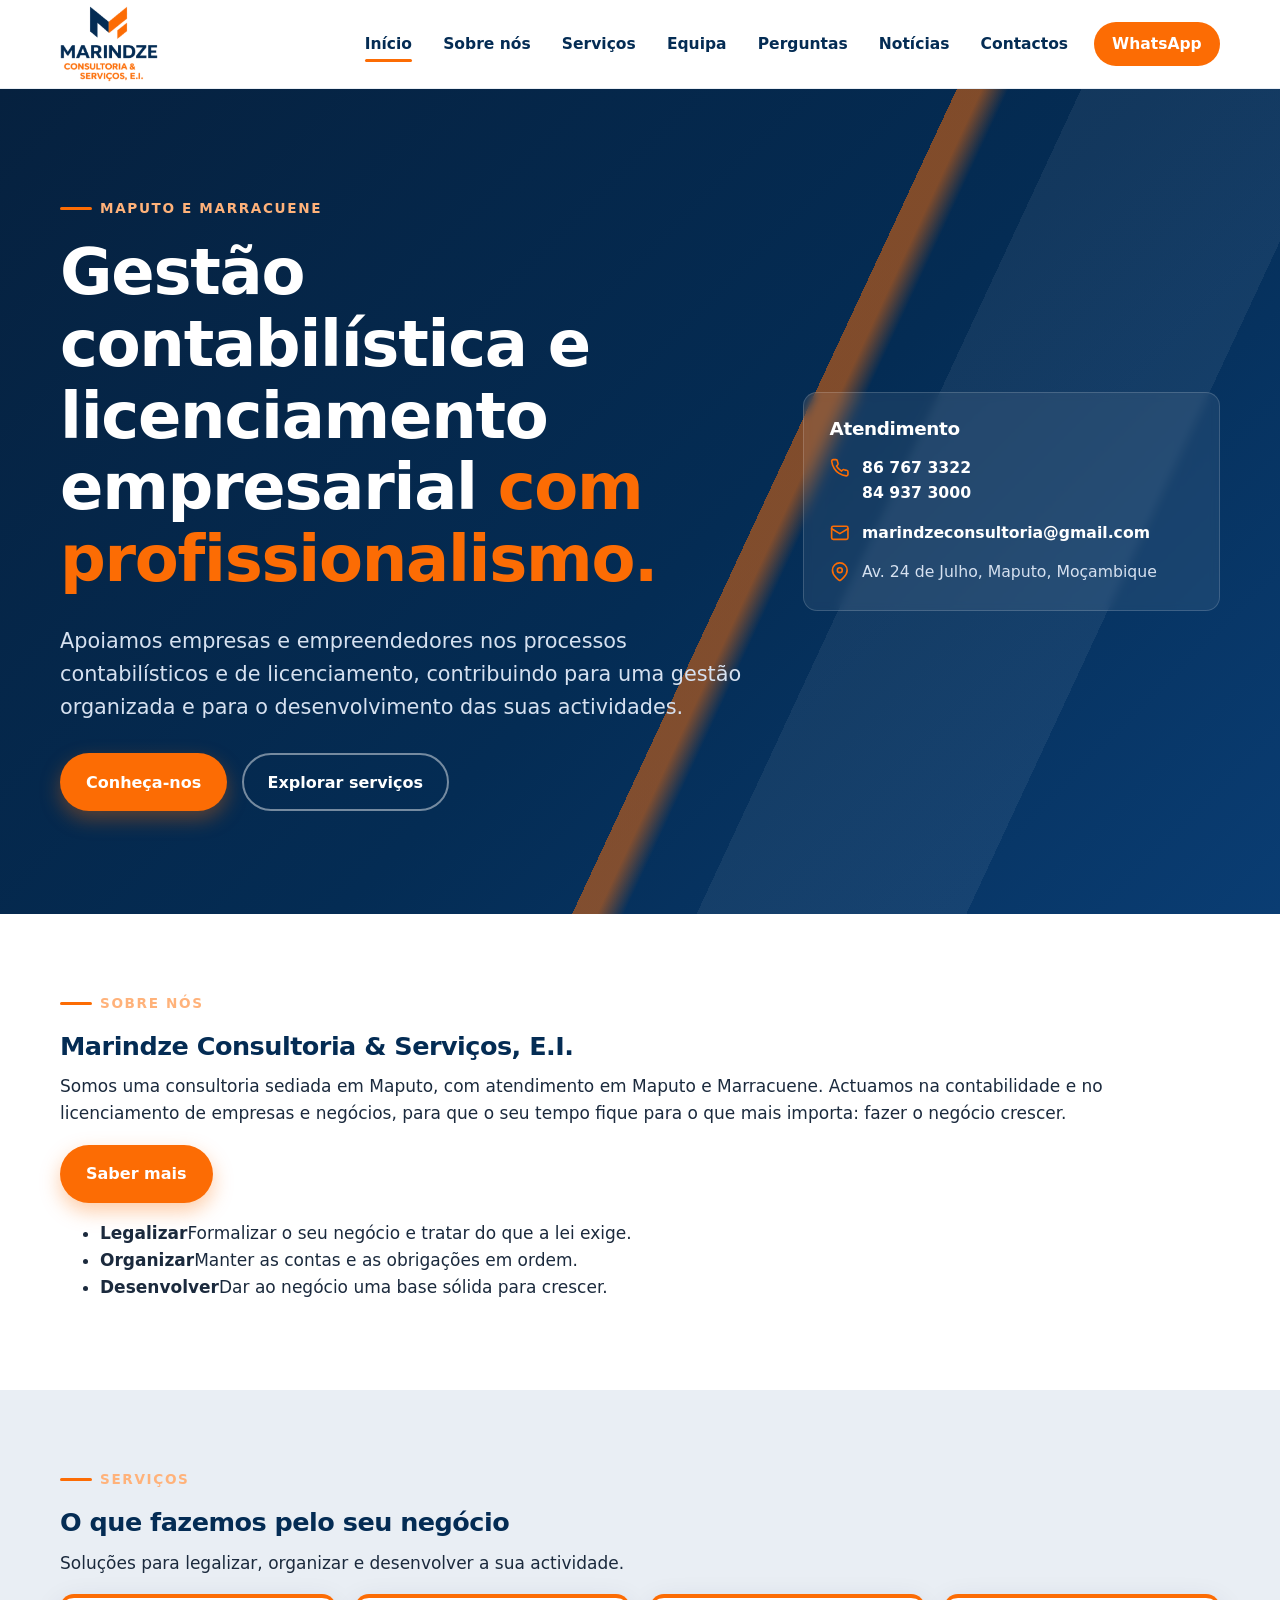
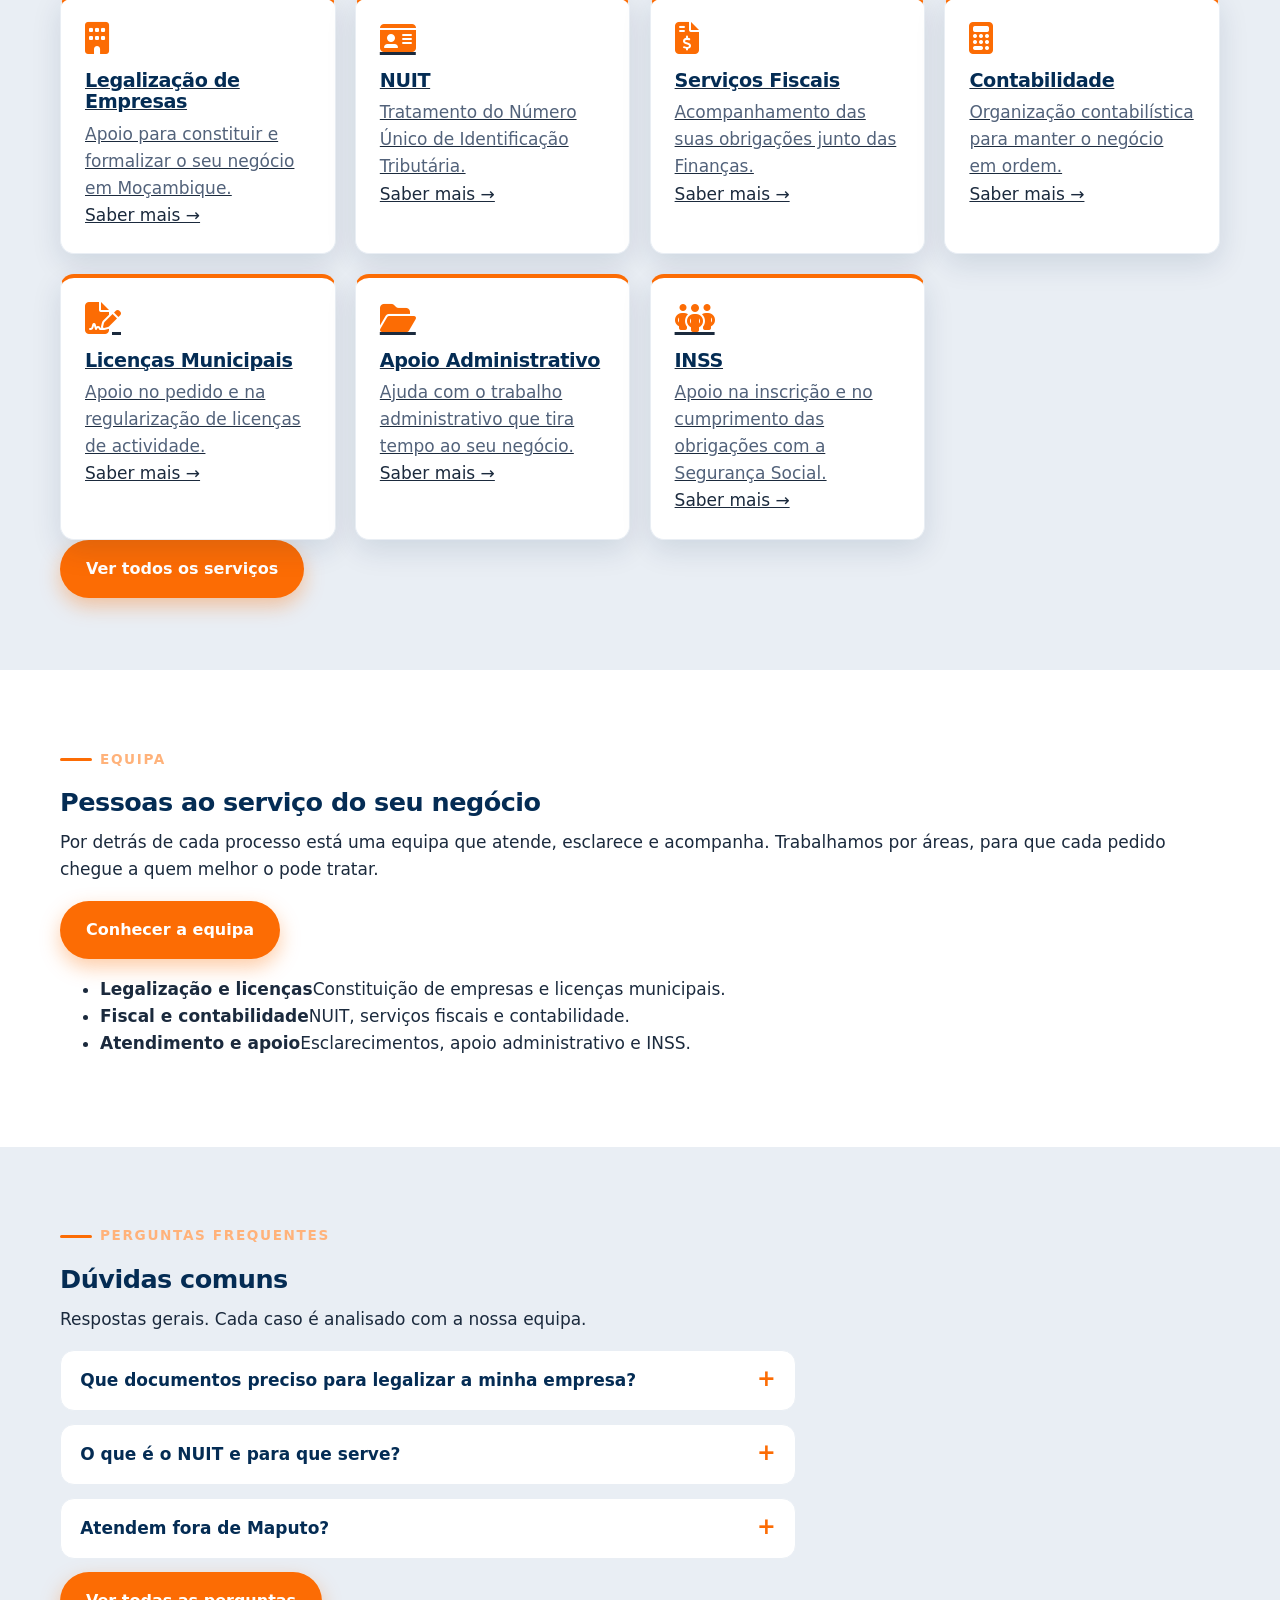
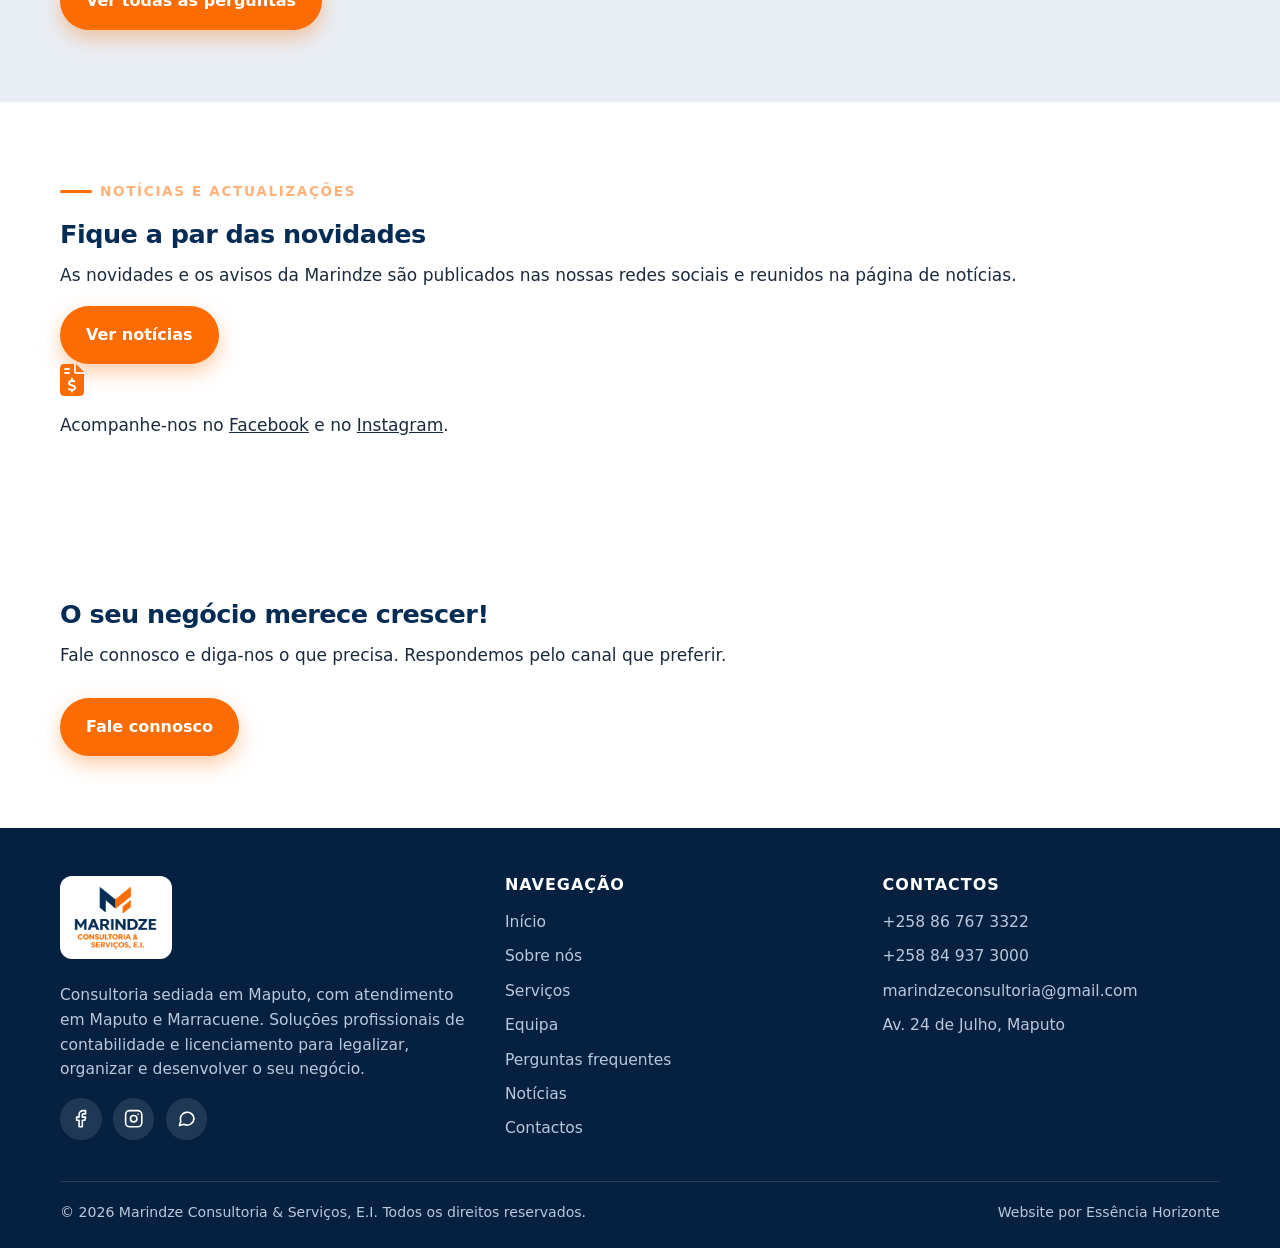
<file: index.html>
<!DOCTYPE html>
<html lang="pt-MZ">
<head>
<meta charset="utf-8">
<meta name="viewport" content="width=device-width, initial-scale=1">
<title>Marindze Consultoria &amp; Serviços, E.I. | Legalização, contabilidade e serviços fiscais em Maputo</title>
<meta name="description" content="Soluções profissionais para legalizar, organizar e desenvolver o seu negócio. Legalização de empresas, NUIT, serviços fiscais, contabilidade, licenças e INSS em Maputo e Marracuene.">
<meta name="theme-color" content="#042C54">
<meta property="og:title" content="Marindze Consultoria &amp; Serviços, E.I.">
<meta property="og:description" content="O seu negócio merece crescer! Soluções profissionais para legalizar, organizar e desenvolver o seu negócio.">
<meta property="og:type" content="website">
<meta property="og:image" content="assets/marindze-logo.png">
<link rel="icon" type="image/png" href="assets/marinbdze-logo-sm.png">
<link rel="stylesheet" href="css/style.css">
<link rel="stylesheet" href="css/animations.css">
<link rel="stylesheet" href="css/responsive.css">
<link rel="stylesheet" href="https://cdnjs.cloudflare.com/ajax/libs/font-awesome/6.7.2/css/all.min.css">
<style>
.service-icon { display:block; color:#FC6C04; font-size:2rem; margin-bottom:1rem; }
</style>
<script type="application/ld+json">{"@context": "https://schema.org", "@type": "ProfessionalService", "name": "Marindze Consultoria & Serviços, E.I.", "description": "Soluções profissionais para legalizar, organizar e desenvolver o seu negócio.", "telephone": ["+258866373000", "+258849373000"], "email": "marindzeconsultoria@gmail.com", "address": {"@type": "PostalAddress", "streetAddress": "Av. 24 de Julho", "addressLocality": "Maputo", "addressCountry": "MZ"}, "areaServed": ["Maputo", "Marracuene"], "sameAs": ["https://www.facebook.com/profile.php?id=61587046822420", "https://www.instagram.com/marindze_consultoria_e_servico"]}</script>
</head>
<body>
<svg width="0" height="0" style="position:absolute" aria-hidden="true">
  <symbol id="i-chat" viewBox="0 0 24 24"><path d="M21 11.5a8.4 8.4 0 0 1-12.4 7.4L3 20.5l1.7-5.4A8.4 8.4 0 1 1 21 11.5z"/></symbol>
  <symbol id="i-phone" viewBox="0 0 24 24"><path d="M22 16.9v3a2 2 0 0 1-2.2 2 19.8 19.8 0 0 1-8.6-3.1 19.5 19.5 0 0 1-6-6A19.8 19.8 0 0 1 2.1 4.2 2 2 0 0 1 4.1 2h3a2 2 0 0 1 2 1.7c.1 1 .4 1.9.7 2.8a2 2 0 0 1-.5 2.1L8 10a16 16 0 0 0 6 6l1.4-1.3a2 2 0 0 1 2.1-.4c.9.3 1.8.6 2.8.7a2 2 0 0 1 1.7 2z"/></symbol>
  <symbol id="i-mail" viewBox="0 0 24 24"><rect x="2" y="4" width="20" height="16" rx="2"/><path d="m22 7-10 6L2 7"/></symbol>
  <symbol id="i-pin" viewBox="0 0 24 24"><path d="M21 10c0 7-9 13-9 13S3 17 3 10a9 9 0 0 1 18 0z"/><circle cx="12" cy="10" r="3"/></symbol>
  <symbol id="i-fb" viewBox="0 0 24 24"><path d="M18 2h-3a5 5 0 0 0-5 5v3H7v4h3v8h4v-8h3l1-4h-4V7a1 1 0 0 1 1-1h3z"/></symbol>
  <symbol id="i-ig" viewBox="0 0 24 24"><rect x="2" y="2" width="20" height="20" rx="5"/><circle cx="12" cy="12" r="4"/><path d="M17.5 6.5h.01"/></symbol>
  <symbol id="i-menu" viewBox="0 0 24 24"><path d="M3 6h18M3 12h18M3 18h18"/></symbol>
  <symbol id="i-close" viewBox="0 0 24 24"><path d="M18 6 6 18M6 6l12 12"/></symbol>
</svg>

<a class="skip" href="#conteudo">Saltar para o conteúdo</a>

<header class="site-header">
  <div class="container">
    <a class="brand" href="index.html" aria-label="Marindze Consultoria &amp; Serviços — página inicial">
      <span class="logo-shine" id="logo">
        <img src="assets/marindze-logo.png" alt="Marindze Consultoria &amp; Serviços, E.I." width="1271" height="982">
        <span class="shine s1"></span><span class="shine s2"></span><span class="shine s3"></span>
      </span>
    </a>
    <button class="menu-toggle" id="menu-toggle" aria-expanded="false" aria-controls="primary-nav" aria-label="Abrir menu">
      <svg class="icon"><use href="#i-menu"/></svg>
    </button>
    <nav class="primary-nav" id="primary-nav" aria-label="Navegação principal">
      <ul class="nav-list">
        <li><a href="index.html" aria-current="page">Início</a></li>
        <li><a href="pages/sobre.html">Sobre nós</a></li>
        <li><a href="pages/servicos.html">Serviços</a></li>
        <li><a href="pages/equipa.html">Equipa</a></li>
        <li><a href="pages/perguntas-frequentes.html">Perguntas</a></li>
        <li><a href="pages/noticias.html">Notícias</a></li>
        <li><a href="pages/contactos.html">Contactos</a></li>
        <li class="nav-cta"><a href="https://wa.me/message/AMBF2MLSEKKYH1" target="_blank" rel="noopener">WhatsApp</a></li>
      </ul>
    </nav>
  </div>
</header>

<main id="conteudo">
  <svg width="0" height="0" style="position:absolute" aria-hidden="true"><symbol id="s-leg" viewBox="0 0 24 24"><path d="M4 21V7l8-4 8 4v14M9 21v-5h6v5M8 10h2M14 10h2"/></symbol><symbol id="s-nuit" viewBox="0 0 24 24"><rect x="3" y="5" width="18" height="14" rx="2"/><circle cx="9" cy="12" r="2"/><path d="M14 10h4M14 14h4M6.5 16c.5-1.2 1.5-1.8 2.5-1.8s2 .6 2.5 1.8"/></symbol><symbol id="s-fis" viewBox="0 0 24 24"><path d="M14 3H7a2 2 0 0 0-2 2v14a2 2 0 0 0 2 2h10a2 2 0 0 0 2-2V8z"/><path d="M14 3v5h5M9 13h6M9 17h6"/></symbol><symbol id="s-con" viewBox="0 0 24 24"><rect x="5" y="3" width="14" height="18" rx="2"/><path d="M8 7h8M8 12h.01M12 12h.01M16 12h.01M8 16h.01M12 16h.01M16 16h.01"/></symbol><symbol id="s-lic" viewBox="0 0 24 24"><path d="M12 3l2.2 1.6 2.7-.1.9 2.6 2.2 1.6-.8 2.6.8 2.6-2.2 1.6-.9 2.6-2.7-.1L12 21l-2.2-1.6-2.7.1-.9-2.6-2.2-1.6.8-2.6-.8-2.6 2.2-1.6.9-2.6 2.7.1z"/><path d="M9 12l2 2 4-4"/></symbol><symbol id="s-adm" viewBox="0 0 24 24"><path d="M3 7a2 2 0 0 1 2-2h4l2 2h8a2 2 0 0 1 2 2v8a2 2 0 0 1-2 2H5a2 2 0 0 1-2-2z"/></symbol><symbol id="s-inss" viewBox="0 0 24 24"><path d="M12 3l8 3v6c0 4.5-3.2 8-8 9-4.8-1-8-4.5-8-9V6z"/><path d="M9 12l2 2 4-4"/></symbol></svg>
  <section class="hero">
    <div class="container">
      <div class="reveal">
        <span class="eyebrow">Maputo e Marracuene</span>
        <h1>Gestão contabilística e licenciamento empresarial <em>com profissionalismo.</em></h1>
        <p class="lead">Apoiamos empresas e empreendedores nos processos contabilísticos e de licenciamento, contribuindo para uma gestão organizada e para o desenvolvimento das suas actividades.</p>
        <div class="hero-actions">
          <a class="btn btn-primary" href="pages/sobre.html">Conheça-nos</a>
          <a class="btn btn-ghost" href="pages/servicos.html">Explorar serviços</a>
        </div>
      </div>
      <aside class="contact-card reveal" aria-labelledby="atend">
        <h2 id="atend">Atendimento</h2>
        <ul>
          <li><svg class="icon"><use href="#i-phone"/></svg><span><a href="tel:+258867673322"> 86 767 3322</a><br><a href="tel:+258849373000">84 937 3000</a></span></li>
          <li><svg class="icon"><use href="#i-mail"/></svg><a href="mailto:marindzeconsultoria@gmail.com">marindzeconsultoria@gmail.com</a></li>
          <li><svg class="icon"><use href="#i-pin"/></svg><span>Av. 24 de Julho, Maputo, Moçambique</span></li>
        </ul>
      </aside>
    </div>
  </section>

  <section class="section" id="empresa">
    <div class="container split">
      <div class="reveal">
        <span class="eyebrow eyebrow-dark">Sobre nós</span>
        <h2>Marindze Consultoria &amp; Serviços, E.I.</h2>
        <p>Somos uma consultoria sediada em Maputo, com atendimento em Maputo e Marracuene. Actuamos na contabilidade e no licenciamento de empresas e negócios, para que o seu tempo fique para o que mais importa: fazer o negócio crescer.</p>
        <a class="btn btn-primary" href="pages/sobre.html">Saber mais</a>
      </div>
      <ul class="pillars reveal">
        <li><strong>Legalizar</strong><span>Formalizar o seu negócio e tratar do que a lei exige.</span></li>
        <li><strong>Organizar</strong><span>Manter as contas e as obrigações em ordem.</span></li>
        <li><strong>Desenvolver</strong><span>Dar ao negócio uma base sólida para crescer.</span></li>
      </ul>
    </div>
  </section>

  <section class="section section-alt" id="servicos">
    <div class="container">
      <div class="section-head reveal"><span class="eyebrow eyebrow-dark">Serviços</span><h2>O que fazemos pelo seu negócio</h2><p>Soluções para legalizar, organizar e desenvolver a sua actividade.</p></div>
      <div class="cards reveal"><a class="card card-link" href="pages/servicos.html#legalizacao"><i class="fa-solid fa-building service-icon" aria-hidden="true"></i><h3>Legalização de Empresas</h3><p>Apoio para constituir e formalizar o seu negócio em Moçambique.</p><span class="more">Saber mais →</span></a><a class="card card-link" href="pages/servicos.html#nuit"><i class="fa-solid fa-id-card service-icon" aria-hidden="true"></i><h3>NUIT</h3><p>Tratamento do Número Único de Identificação Tributária.</p><span class="more">Saber mais →</span></a><a class="card card-link" href="pages/servicos.html#fiscais"><i class="fa-solid fa-file-invoice-dollar service-icon" aria-hidden="true"></i><h3>Serviços Fiscais</h3><p>Acompanhamento das suas obrigações junto das Finanças.</p><span class="more">Saber mais →</span></a><a class="card card-link" href="pages/servicos.html#contabilidade"><i class="fa-solid fa-calculator service-icon" aria-hidden="true"></i><h3>Contabilidade</h3><p>Organização contabilística para manter o negócio em ordem.</p><span class="more">Saber mais →</span></a><a class="card card-link" href="pages/servicos.html#licencas"><i class="fa-solid fa-file-signature service-icon" aria-hidden="true"></i><h3>Licenças Municipais</h3><p>Apoio no pedido e na regularização de licenças de actividade.</p><span class="more">Saber mais →</span></a><a class="card card-link" href="pages/servicos.html#apoio"><i class="fa-solid fa-folder-open service-icon" aria-hidden="true"></i><h3>Apoio Administrativo</h3><p>Ajuda com o trabalho administrativo que tira tempo ao seu negócio.</p><span class="more">Saber mais →</span></a><a class="card card-link" href="pages/servicos.html#inss"><i class="fa-solid fa-people-group service-icon" aria-hidden="true"></i><h3>INSS</h3><p>Apoio na inscrição e no cumprimento das obrigações com a Segurança Social.</p><span class="more">Saber mais →</span></a></div>
      <div class="section-actions"><a class="btn btn-primary" href="pages/servicos.html">Ver todos os serviços</a></div>
    </div>
  </section>

  <section class="section" id="equipa">
    <div class="container split">
      <div class="reveal">
        <span class="eyebrow eyebrow-dark">Equipa</span>
        <h2>Pessoas ao serviço do seu negócio</h2>
        <p>Por detrás de cada processo está uma equipa que atende, esclarece e acompanha. Trabalhamos por áreas, para que cada pedido chegue a quem melhor o pode tratar.</p>
        <a class="btn btn-primary" href="pages/equipa.html">Conhecer a equipa</a>
      </div>
      <ul class="pillars reveal">
        <li><strong>Legalização e licenças</strong><span>Constituição de empresas e licenças municipais.</span></li>
        <li><strong>Fiscal e contabilidade</strong><span>NUIT, serviços fiscais e contabilidade.</span></li>
        <li><strong>Atendimento e apoio</strong><span>Esclarecimentos, apoio administrativo e INSS.</span></li>
      </ul>
    </div>
  </section>

  <section class="section section-alt" id="perguntas">
    <div class="container">
      <div class="section-head reveal"><span class="eyebrow eyebrow-dark">Perguntas frequentes</span><h2>Dúvidas comuns</h2><p>Respostas gerais. Cada caso é analisado com a nossa equipa.</p></div>
      <div class="prose faq-preview reveal"><details class="faq-item"><summary>Que documentos preciso para legalizar a minha empresa?</summary><p>Depende do tipo de empresa e da actividade. Diga-nos o que pretende abrir e indicamos a lista certa para o seu caso.</p></details><details class="faq-item"><summary>O que é o NUIT e para que serve?</summary><p>O NUIT é o Número Único de Identificação Tributária. Identifica o contribuinte junto das Finanças.</p></details><details class="faq-item"><summary>Atendem fora de Maputo?</summary><p>Atendemos em Maputo e Marracuene. Para outros locais, fale connosco.</p></details></div>
      <div class="section-actions"><a class="btn btn-primary" href="pages/perguntas-frequentes.html">Ver todas as perguntas</a></div>
    </div>
  </section>

  <section class="section" id="noticias">
    <div class="container split">
      <div class="reveal">
        <span class="eyebrow eyebrow-dark">Notícias e actualizações</span>
        <h2>Fique a par das novidades</h2>
        <p>As novidades e os avisos da Marindze são publicados nas nossas redes sociais e reunidos na página de notícias.</p>
        <a class="btn btn-primary" href="pages/noticias.html">Ver notícias</a>
      </div>
      <div class="news-panel reveal"><i class="fa-solid fa-file-invoice-dollar service-icon" aria-hidden="true"></i><p>Acompanhe-nos no <a href="https://www.facebook.com/profile.php?id=61587046822420" target="_blank" rel="noopener">Facebook</a> e no <a href="https://www.instagram.com/marindze_consultoria_e_servico" target="_blank" rel="noopener">Instagram</a>.</p></div>
    </div>
  </section>

  <section class="section cta-final" id="contacto">
    <div class="container reveal">
      <h2>O seu negócio merece crescer!</h2>
      <p>Fale connosco e diga-nos o que precisa. Respondemos pelo canal que preferir.</p>
      <div class="hero-actions">
        <a class="btn btn-primary" href="pages/contactos.html">Fale connosco</a>
        <a class="btn btn-ghost" href="https://wa.me/message/AMBF2MLSEKKYH1" target="_blank" rel="noopener">WhatsApp</a>
        <a class="btn btn-ghost" href="tel:+258867673322">Ligar agora</a>
      </div>
    </div>
  </section>
</main>

<footer class="site-footer">
  <div class="container">
    <div class="footer-grid">
      <div>
        <span class="footer-logo"><img decoding="async" src="assets/marindze-logo-sm.png" alt="Marindze Consultoria &amp; Serviços, E.I." width="480" height="370"></span>
        <p>Consultoria sediada em Maputo, com atendimento em Maputo e Marracuene. Soluções profissionais de contabilidade e licenciamento para legalizar, organizar e desenvolver o seu negócio.</p>
        <div class="social">
          <a href="https://www.facebook.com/profile.php?id=61587046822420" target="_blank" rel="noopener" aria-label="Facebook da Marindze"><svg class="icon"><use href="#i-fb"/></svg></a>
          <a href="https://www.instagram.com/marindze_consultoria_e_servico" target="_blank" rel="noopener" aria-label="Instagram da Marindze"><svg class="icon"><use href="#i-ig"/></svg></a>
          <a href="https://wa.me/message/AMBF2MLSEKKYH1" target="_blank" rel="noopener" aria-label="WhatsApp da Marindze"><svg class="icon"><use href="#i-chat"/></svg></a>
        </div>
      </div>
      <div>
        <h2>Navegação</h2>
        <ul>
          <li><a href="index.html">Início</a></li>
          <li><a href="pages/sobre.html">Sobre nós</a></li>
          <li><a href="pages/servicos.html">Serviços</a></li>
          <li><a href="pages/equipa.html">Equipa</a></li>
          <li><a href="pages/perguntas-frequentes.html">Perguntas frequentes</a></li>
          <li><a href="pages/noticias.html">Notícias</a></li>
          <li><a href="pages/contactos.html">Contactos</a></li>
        </ul>
      </div>
      <div>
        <h2>Contactos</h2>
        <ul>
          <li><a href="tel:+258867673322">+258 86 767 3322</a></li>
          <li><a href="tel:+258849373000">+258 84 937 3000</a></li>
          <li><a href="mailto:marindzeconsultoria@gmail.com">marindzeconsultoria@gmail.com</a></li>
          <li>Av. 24 de Julho, Maputo</li>
        </ul>
      </div>
    </div>
    <div class="footer-bottom">
      <span>© <span id="ano">2026</span> Marindze Consultoria &amp; Serviços, E.I. Todos os direitos reservados.</span>
      <span>Website por Essência Horizonte</span>
    </div>
  </div>
</footer>

<a class="wa-float" href="https://wa.me/message/AMBF2MLSEKKYH1" target="_blank" rel="noopener" aria-label="Falar no WhatsApp"><svg class="icon"><use href="#i-chat"/></svg></a>

<script src="js/navigation.js" defer></script>
<script src="js/main.js" defer></script>
</body>
</html>
</file>
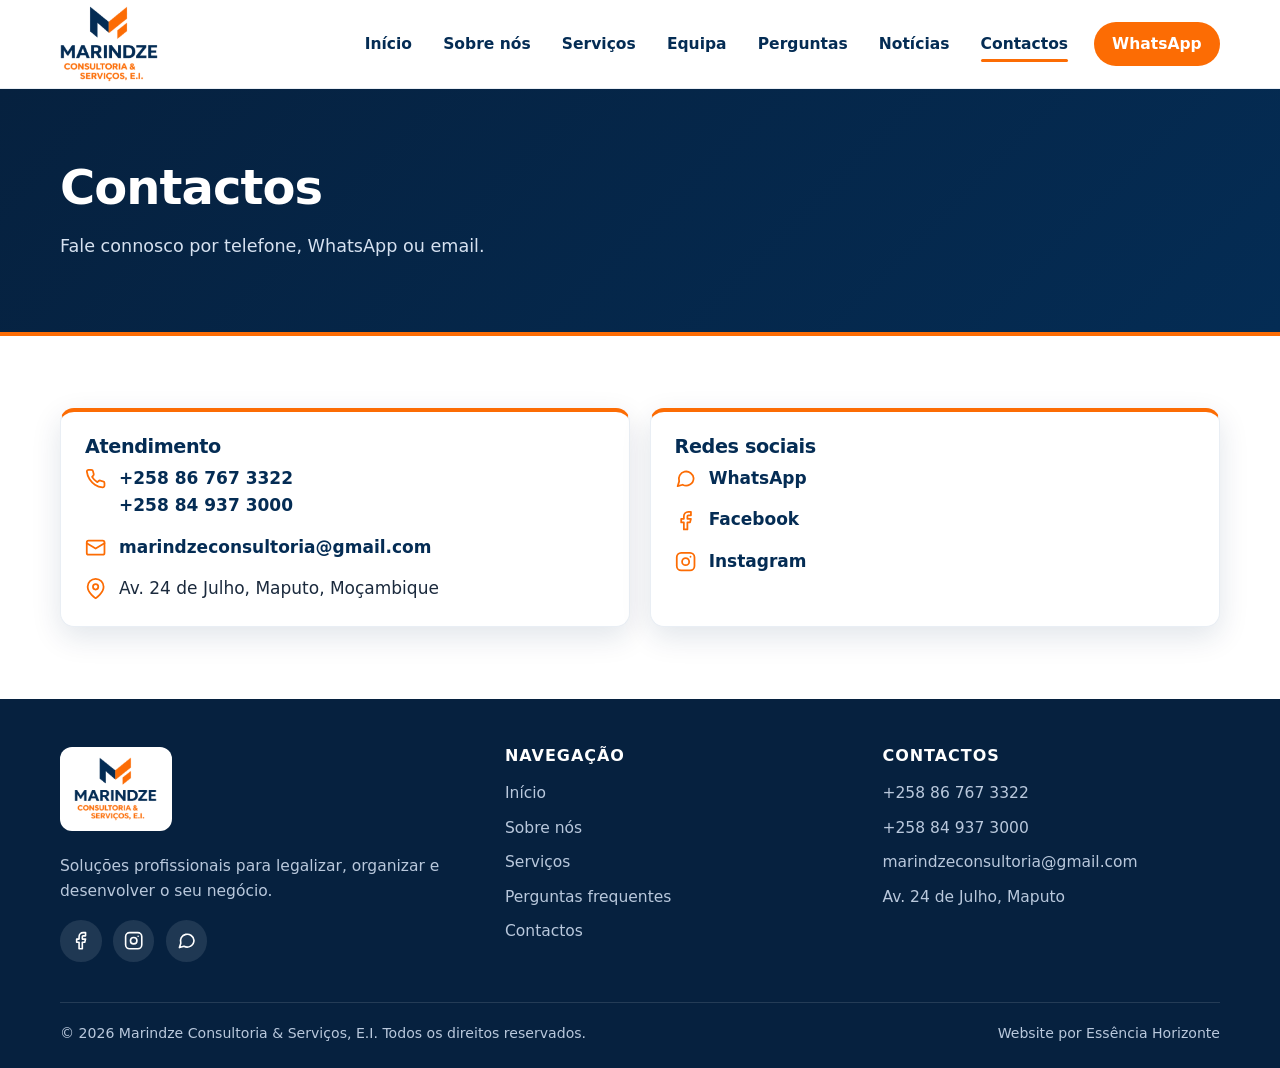
<file: pages/contactos.html>
<!DOCTYPE html>
<html lang="pt-MZ">
<head>
<meta charset="utf-8">
<meta name="viewport" content="width=device-width, initial-scale=1">
<title>Contactos | Marindze Consultoria &amp; Serviços, E.I.</title>
<meta name="description" content="Fale connosco por telefone, WhatsApp ou email. Marindze Consultoria &amp; Serviços, E.I., Maputo.">
<meta name="theme-color" content="#042C54">
<link rel="icon" type="image/png" href="../assets/marindze-logo-sm.png">
<link rel="stylesheet" href="../css/style.css">
<link rel="stylesheet" href="../css/animations.css">
<link rel="stylesheet" href="../css/responsive.css">
</head>
<body>
<svg width="0" height="0" style="position:absolute" aria-hidden="true">
  <symbol id="i-chat" viewBox="0 0 24 24"><path d="M21 11.5a8.4 8.4 0 0 1-12.4 7.4L3 20.5l1.7-5.4A8.4 8.4 0 1 1 21 11.5z"/></symbol>
  <symbol id="i-phone" viewBox="0 0 24 24"><path d="M22 16.9v3a2 2 0 0 1-2.2 2 19.8 19.8 0 0 1-8.6-3.1 19.5 19.5 0 0 1-6-6A19.8 19.8 0 0 1 2.1 4.2 2 2 0 0 1 4.1 2h3a2 2 0 0 1 2 1.7c.1 1 .4 1.9.7 2.8a2 2 0 0 1-.5 2.1L8 10a16 16 0 0 0 6 6l1.4-1.3a2 2 0 0 1 2.1-.4c.9.3 1.8.6 2.8.7a2 2 0 0 1 1.7 2z"/></symbol>
  <symbol id="i-mail" viewBox="0 0 24 24"><rect x="2" y="4" width="20" height="16" rx="2"/><path d="m22 7-10 6L2 7"/></symbol>
  <symbol id="i-pin" viewBox="0 0 24 24"><path d="M21 10c0 7-9 13-9 13S3 17 3 10a9 9 0 0 1 18 0z"/><circle cx="12" cy="10" r="3"/></symbol>
  <symbol id="i-fb" viewBox="0 0 24 24"><path d="M18 2h-3a5 5 0 0 0-5 5v3H7v4h3v8h4v-8h3l1-4h-4V7a1 1 0 0 1 1-1h3z"/></symbol>
  <symbol id="i-ig" viewBox="0 0 24 24"><rect x="2" y="2" width="20" height="20" rx="5"/><circle cx="12" cy="12" r="4"/><path d="M17.5 6.5h.01"/></symbol>
  <symbol id="i-menu" viewBox="0 0 24 24"><path d="M3 6h18M3 12h18M3 18h18"/></symbol>
  <symbol id="i-close" viewBox="0 0 24 24"><path d="M18 6 6 18M6 6l12 12"/></symbol>
</svg>

<a class="skip" href="#conteudo">Saltar para o conteúdo</a>

<header class="site-header">
  <div class="container">
    <a class="brand" href="../index.html" aria-label="Marindze Consultoria &amp; Serviços — página inicial">
      <span class="logo-shine" id="logo">
       <img src="../assets/marindze-logo.png" alt="Marindze Consultoria &amp; Serviços, E.I." width="1271" height="982">
        <span class="shine s1"></span><span class="shine s2"></span><span class="shine s3"></span>
      </span>
    </a>
    <button class="menu-toggle" id="menu-toggle" aria-expanded="false" aria-controls="primary-nav" aria-label="Abrir menu">
      <svg class="icon"><use href="#i-menu"/></svg>
    </button>
    <nav class="primary-nav" id="primary-nav" aria-label="Navegação principal">
      <ul class="nav-list">
        <li><a href="../index.html">Início</a></li>
        <li><a href="sobre.html">Sobre nós</a></li>
        <li><a href="servicos.html">Serviços</a></li>
        <li><a href="equipa.html">Equipa</a></li>
        <li><a href="perguntas-frequentes.html">Perguntas</a></li>
        <li><a href="noticias.html">Notícias</a></li>
        <li><a href="contactos.html" aria-current="page">Contactos</a></li>
        <li class="nav-cta"><a href="https://wa.me/message/AMBF2MLSEKKYH1" target="_blank" rel="noopener">WhatsApp</a></li>
      </ul>
    </nav>
  </div>
</header>

<main id="conteudo">
<section class="page-hero"><div class="container reveal"><h1>Contactos</h1><p>Fale connosco por telefone, WhatsApp ou email.</p></div></section>
<section class="section"><div class="container contact-grid reveal">
  <article class="card"><h2>Atendimento</h2><ul>
   <li><svg class="icon"><use href="#i-phone"/></svg><span><a href="tel:+258867673322">+258 86 767 3322</a><br><a href="tel:+258849373000">+258 84 937 3000</a></span></li>
   <li><svg class="icon"><use href="#i-mail"/></svg><a href="mailto:marindzeconsultoria@gmail.com">marindzeconsultoria@gmail.com</a></li>
   <li><svg class="icon"><use href="#i-pin"/></svg><span>Av. 24 de Julho, Maputo, Moçambique</span></li></ul></article>
  <article class="card"><h2>Redes sociais</h2><ul>
   <li><svg class="icon"><use href="#i-chat"/></svg><a href="https://wa.me/message/AMBF2MLSEKKYH1" target="_blank" rel="noopener">WhatsApp</a></li>
   <li><svg class="icon"><use href="#i-fb"/></svg><a href="https://www.facebook.com/profile.php?id=61587046822420" target="_blank" rel="noopener">Facebook</a></li>
   <li><svg class="icon"><use href="#i-ig"/></svg><a href="https://www.instagram.com/marindze_consultoria_e_servico" target="_blank" rel="noopener">Instagram</a></li></ul></article>
  </div></section>
</main>

<footer class="site-footer">
  <div class="container">
    <div class="footer-grid">
      <div>
        <span class="footer-logo"><img loading="lazy" decoding="async" src="../assets/marindze-logo-sm.png" alt="Marindze Consultoria &amp; Serviços, E.I." width="480" height="370"></span>
        <p>Soluções profissionais para legalizar, organizar e desenvolver o seu negócio.</p>
        <div class="social">
          <a href="https://www.facebook.com/profile.php?id=61587046822420" target="_blank" rel="noopener" aria-label="Facebook da Marindze"><svg class="icon"><use href="#i-fb"/></svg></a>
          <a href="https://www.instagram.com/marindze_consultoria_e_servico" target="_blank" rel="noopener" aria-label="Instagram da Marindze"><svg class="icon"><use href="#i-ig"/></svg></a>
          <a href="https://wa.me/message/AMBF2MLSEKKYH1" target="_blank" rel="noopener" aria-label="WhatsApp da Marindze"><svg class="icon"><use href="#i-chat"/></svg></a>
        </div>
      </div>
      <div>
        <h2>Navegação</h2>
        <ul>
          <li><a href="../index.html">Início</a></li>
          <li><a href="sobre.html">Sobre nós</a></li>
          <li><a href="servicos.html">Serviços</a></li>
          <li><a href="perguntas-frequentes.html">Perguntas frequentes</a></li>
          <li><a href="contactos.html">Contactos</a></li>
        </ul>
      </div>
      <div>
        <h2>Contactos</h2>
        <ul>
          <li><a href="tel:+258867673322">+258 86 767 3322</a></li>
          <li><a href="tel:+258849373000">+258 84 937 3000</a></li>
          <li><a href="mailto:marindzeconsultoria@gmail.com">marindzeconsultoria@gmail.com</a></li>
          <li>Av. 24 de Julho, Maputo</li>
        </ul>
      </div>
    </div>
    <div class="footer-bottom">
      <span>© <span id="ano">2026</span> Marindze Consultoria &amp; Serviços, E.I. Todos os direitos reservados.</span>
      <span>Website por Essência Horizonte</span>
    </div>
  </div>
</footer>

<a class="wa-float" href="https://wa.me/message/AMBF2MLSEKKYH1" target="_blank" rel="noopener" aria-label="Falar no WhatsApp"><svg class="icon"><use href="#i-chat"/></svg></a>

<script src="../js/navigation.js" defer></script>
<script src="../js/main.js" defer></script>
</body>
</html>
</file>
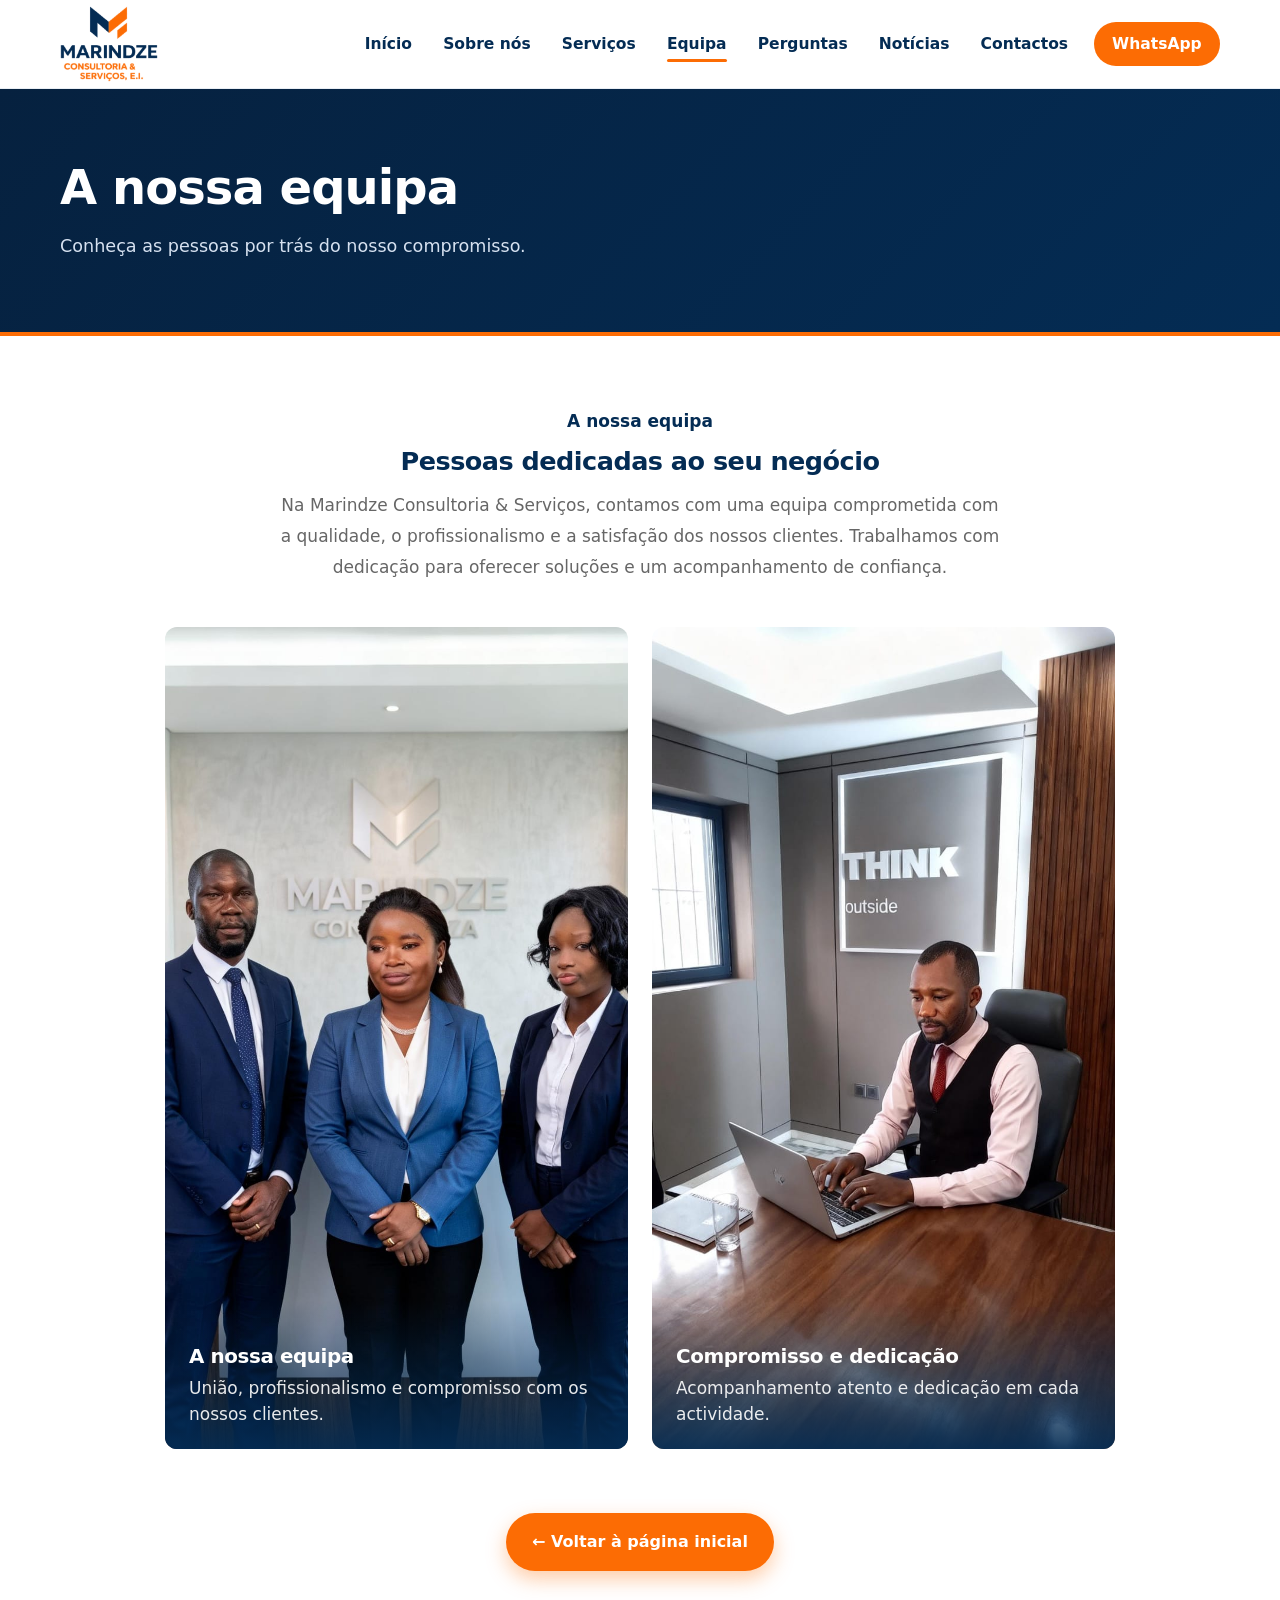
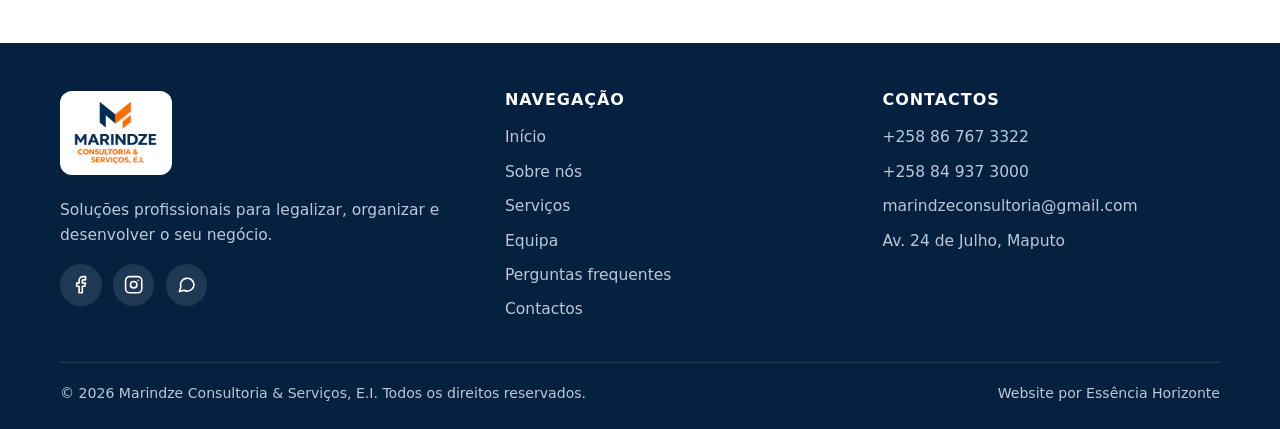
<file: pages/equipa.html>
<!DOCTYPE html>
<html lang="pt-MZ">
<head>
<meta charset="utf-8">
<meta name="viewport" content="width=device-width, initial-scale=1">

<title>A nossa equipa | Marindze Consultoria &amp; Serviços, E.I.</title>

<meta name="description" content="Conheça a equipa da Marindze Consultoria &amp; Serviços, E.I., em Maputo.">
<meta name="theme-color" content="#042C54">

<link rel="icon" type="image/png" href="../assets/marindze-logo-sm.png">

<link rel="stylesheet" href="../css/style.css">
<link rel="stylesheet" href="../css/animations.css">
<link rel="stylesheet" href="../css/responsive.css">
</head>

<body>

<!-- ÍCONES -->
<svg width="0" height="0" style="position:absolute" aria-hidden="true">
  <symbol id="i-chat" viewBox="0 0 24 24">
    <path d="M21 11.5a8.4 8.4 0 0 1-12.4 7.4L3 20.5l1.7-5.4A8.4 8.4 0 1 1 21 11.5z"/>
  </symbol>

  <symbol id="i-phone" viewBox="0 0 24 24">
    <path d="M22 16.9v3a2 2 0 0 1-2.2 2 19.8 19.8 0 0 1-8.6-3.1 19.5 19.5 0 0 1-6-6A19.8 19.8 0 0 1 2.1 4.2 2 2 0 0 1 4.1 2h3a2 2 0 0 1 2 1.7c.1 1 .4 1.9.7 2.8a2 2 0 0 1-.5 2.1L8 10a16 16 0 0 0 6 6l1.4-1.3a2 2 0 0 1 2.1-.4c.9.3 1.8.6 2.8.7a2 2 0 0 1 1.7 2z"/>
  </symbol>

  <symbol id="i-fb" viewBox="0 0 24 24">
    <path d="M18 2h-3a5 5 0 0 0-5 5v3H7v4h3v8h4v-8h3l1-4h-4V7a1 1 0 0 1 1-1h3z"/>
  </symbol>

  <symbol id="i-ig" viewBox="0 0 24 24">
    <rect x="2" y="2" width="20" height="20" rx="5"/>
    <circle cx="12" cy="12" r="4"/>
    <path d="M17.5 6.5h.01"/>
  </symbol>

  <symbol id="i-menu" viewBox="0 0 24 24">
    <path d="M3 6h18M3 12h18M3 18h18"/>
  </symbol>
</svg>

<a class="skip" href="#conteudo">Saltar para o conteúdo</a>

<!-- CABEÇALHO ORIGINAL -->
<header class="site-header">
  <div class="container">

    <a class="brand" href="../index.html" aria-label="Marindze - Página inicial">
      <span class="logo-shine" id="logo">
        <img src="../assets/marindze-logo.png"
             alt="Marindze Consultoria &amp; Serviços"
             width="1271" height="982">
        <span class="shine s1"></span>
        <span class="shine s2"></span>
        <span class="shine s3"></span>
      </span>
    </a>

    <button class="menu-toggle"
            id="menu-toggle"
            aria-expanded="false"
            aria-controls="primary-nav"
            aria-label="Abrir menu">

      <svg class="icon">
        <use href="#i-menu"/>
      </svg>
    </button>

    <nav class="primary-nav" id="primary-nav" aria-label="Navegação principal">
      <ul class="nav-list">

        <li><a href="../index.html">Início</a></li>
        <li><a href="sobre.html">Sobre nós</a></li>
        <li><a href="servicos.html">Serviços</a></li>
        <li><a href="equipa.html" aria-current="page">Equipa</a></li>
        <li><a href="perguntas-frequentes.html">Perguntas</a></li>
        <li><a href="noticias.html">Notícias</a></li>
        <li><a href="contactos.html">Contactos</a></li>

        <li class="nav-cta">
          <a href="https://wa.me/message/AMBF2MLSEKKYH1"
             target="_blank" rel="noopener">WhatsApp</a>
        </li>

      </ul>
    </nav>

  </div>
</header>

<main id="conteudo">

  <!-- TÍTULO DA PÁGINA -->
  <section class="page-hero">
    <div class="container reveal">
      <h1>A nossa equipa</h1>
      <p>Conheça as pessoas por trás do nosso compromisso.</p>
    </div>
  </section>

  <!-- EQUIPA -->
  <section class="section team-section" id="equipa">

    <div class="container">

      <div class="team-intro reveal">

        <span class="section-tag">A nossa equipa</span>

        <h2>Pessoas dedicadas ao seu negócio</h2>

        <p>
          Na Marindze Consultoria &amp; Serviços, contamos com
          uma equipa comprometida com a qualidade, o profissionalismo
          e a satisfação dos nossos clientes. Trabalhamos com dedicação
          para oferecer soluções e um acompanhamento de confiança.
        </p>

      </div>

      <div class="team-gallery reveal">

        <figure class="team-photo team-photo-main">

          <img src="../assets/equipa1.jpeg"
               alt="Equipa da Marindze Consultoria e Serviços"
               loading="lazy"
               decoding="async">

          <figcaption>
            <h3>A nossa equipa</h3>
            <p>União, profissionalismo e compromisso com os nossos clientes.</p>
          </figcaption>

        </figure>

        <figure class="team-photo team-photo-secondary">

          <img src="../assets/equipa2.jpeg"
               alt="Responsável da Marindze no escritório"
               loading="lazy"
               decoding="async">

          <figcaption>
            <h3>Compromisso e dedicação</h3>
            <p>Acompanhamento atento e dedicação em cada actividade.</p>
          </figcaption>

        </figure>

      </div>

      <!-- REGRESSAR -->
      <div class="container cta-band" style="padding-top:35px;">
        <div class="hero-actions" style="justify-content:center;">

          <a href="../index.html" class="btn btn-primary">
            ← Voltar à página inicial
          </a>

        </div>
      </div>

    </div>
  </section>

</main>

<!-- RODAPÉ ORIGINAL -->
<footer class="site-footer">

  <div class="container">

    <div class="footer-grid">

      <div>
        <span class="footer-logo">
          <img loading="lazy"
               decoding="async"
               src="../assets/marindze-logo-sm.png"
               alt="Marindze Consultoria &amp; Serviços"
               width="480" height="370">
        </span>

        <p>
          Soluções profissionais para legalizar, organizar
          e desenvolver o seu negócio.
        </p>

        <div class="social">
          <a href="https://www.facebook.com/profile.php?id=61587046822420"
             target="_blank" rel="noopener" aria-label="Facebook">
            <svg class="icon"><use href="#i-fb"/></svg>
          </a>

          <a href="https://www.instagram.com/marindze_consultoria_e_servico"
             target="_blank" rel="noopener" aria-label="Instagram">
            <svg class="icon"><use href="#i-ig"/></svg>
          </a>

          <a href="https://wa.me/message/AMBF2MLSEKKYH1"
             target="_blank" rel="noopener" aria-label="WhatsApp">
            <svg class="icon"><use href="#i-chat"/></svg>
          </a>
        </div>
      </div>

      <div>
        <h2>Navegação</h2>
        <ul>
          <li><a href="../index.html">Início</a></li>
          <li><a href="sobre.html">Sobre nós</a></li>
          <li><a href="servicos.html">Serviços</a></li>
          <li><a href="equipa.html">Equipa</a></li>
          <li><a href="perguntas-frequentes.html">Perguntas frequentes</a></li>
          <li><a href="contactos.html">Contactos</a></li>
        </ul>
      </div>

      <div>
        <h2>Contactos</h2>
        <ul>
          <li><a href="tel:+258867673322">+258 86 767 3322</a></li>
          <li><a href="tel:+258849373000">+258 84 937 3000</a></li>
          <li><a href="mailto:marindzeconsultoria@gmail.com">marindzeconsultoria@gmail.com</a></li>
          <li>Av. 24 de Julho, Maputo</li>
        </ul>
      </div>

    </div>

    <div class="footer-bottom">
      <span>© <span id="ano">2026</span> Marindze Consultoria &amp; Serviços, E.I. Todos os direitos reservados.</span>
      <span>Website por Essência Horizonte</span>
    </div>

  </div>

</footer>

<!-- WHATSAPP FLUTUANTE -->
<a class="wa-float"
   href="https://wa.me/message/AMBF2MLSEKKYH1"
   target="_blank"
   rel="noopener"
   aria-label="Falar no WhatsApp">

  <svg class="icon">
    <use href="#i-chat"/>
  </svg>

</a>

<!-- JAVASCRIPT -->
<script src="../js/navigation.js" defer></script>
<script src="../js/main.js" defer></script>

</body>
</html>
</file>
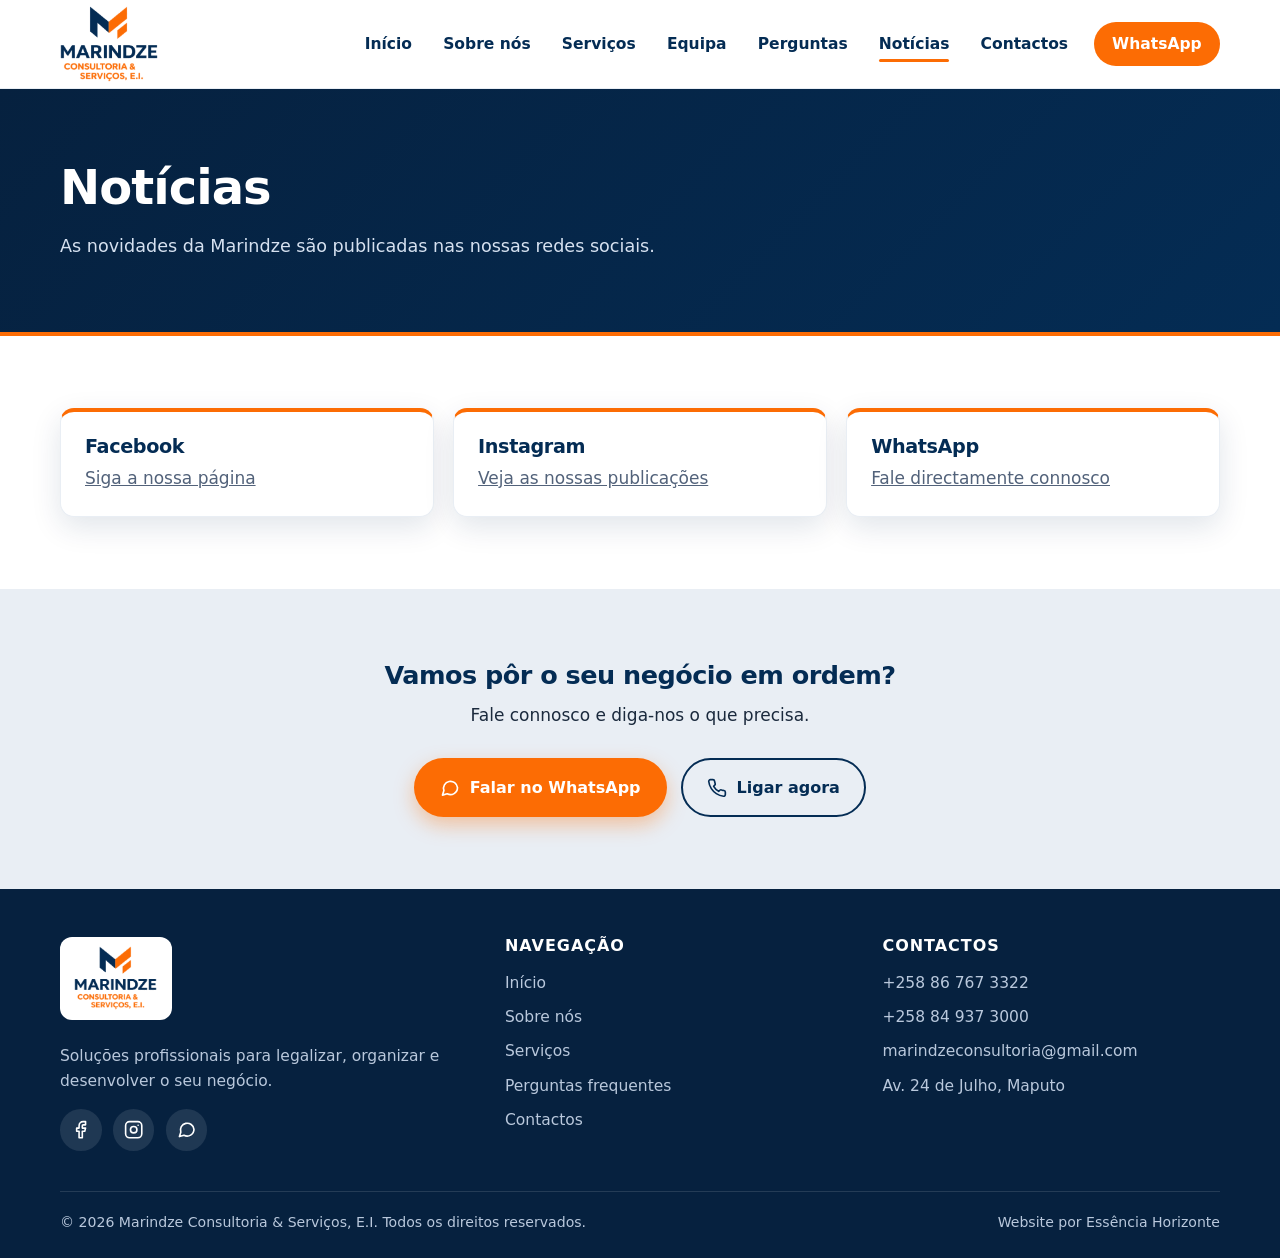
<file: pages/noticias.html>
<!DOCTYPE html>
<html lang="pt-MZ">
<head>
<meta charset="utf-8">
<meta name="viewport" content="width=device-width, initial-scale=1">
<title>Notícias | Marindze Consultoria &amp; Serviços, E.I.</title>
<meta name="description" content="As novidades da Marindze são publicadas nas nossas redes sociais. Marindze Consultoria &amp; Serviços, E.I., Maputo.">
<meta name="theme-color" content="#042C54">
<link rel="icon" type="image/png" href="../assets/marindze-logo-sm.png">
<link rel="stylesheet" href="../css/style.css">
<link rel="stylesheet" href="../css/animations.css">
<link rel="stylesheet" href="../css/responsive.css">
</head>
<body>
<svg width="0" height="0" style="position:absolute" aria-hidden="true">
  <symbol id="i-chat" viewBox="0 0 24 24"><path d="M21 11.5a8.4 8.4 0 0 1-12.4 7.4L3 20.5l1.7-5.4A8.4 8.4 0 1 1 21 11.5z"/></symbol>
  <symbol id="i-phone" viewBox="0 0 24 24"><path d="M22 16.9v3a2 2 0 0 1-2.2 2 19.8 19.8 0 0 1-8.6-3.1 19.5 19.5 0 0 1-6-6A19.8 19.8 0 0 1 2.1 4.2 2 2 0 0 1 4.1 2h3a2 2 0 0 1 2 1.7c.1 1 .4 1.9.7 2.8a2 2 0 0 1-.5 2.1L8 10a16 16 0 0 0 6 6l1.4-1.3a2 2 0 0 1 2.1-.4c.9.3 1.8.6 2.8.7a2 2 0 0 1 1.7 2z"/></symbol>
  <symbol id="i-mail" viewBox="0 0 24 24"><rect x="2" y="4" width="20" height="16" rx="2"/><path d="m22 7-10 6L2 7"/></symbol>
  <symbol id="i-pin" viewBox="0 0 24 24"><path d="M21 10c0 7-9 13-9 13S3 17 3 10a9 9 0 0 1 18 0z"/><circle cx="12" cy="10" r="3"/></symbol>
  <symbol id="i-fb" viewBox="0 0 24 24"><path d="M18 2h-3a5 5 0 0 0-5 5v3H7v4h3v8h4v-8h3l1-4h-4V7a1 1 0 0 1 1-1h3z"/></symbol>
  <symbol id="i-ig" viewBox="0 0 24 24"><rect x="2" y="2" width="20" height="20" rx="5"/><circle cx="12" cy="12" r="4"/><path d="M17.5 6.5h.01"/></symbol>
  <symbol id="i-menu" viewBox="0 0 24 24"><path d="M3 6h18M3 12h18M3 18h18"/></symbol>
  <symbol id="i-close" viewBox="0 0 24 24"><path d="M18 6 6 18M6 6l12 12"/></symbol>
</svg>

<a class="skip" href="#conteudo">Saltar para o conteúdo</a>

<header class="site-header">
  <div class="container">
    <a class="brand" href="../index.html" aria-label="Marindze Consultoria &amp; Serviços — página inicial">
      <span class="logo-shine" id="logo">
        <img src="../assets/marindze-logo.png" alt="Marindze Consultoria &amp; Serviços, E.I." width="1271" height="982">
        <span class="shine s1"></span><span class="shine s2"></span><span class="shine s3"></span>
      </span>
    </a>
    <button class="menu-toggle" id="menu-toggle" aria-expanded="false" aria-controls="primary-nav" aria-label="Abrir menu">
      <svg class="icon"><use href="#i-menu"/></svg>
    </button>
    <nav class="primary-nav" id="primary-nav" aria-label="Navegação principal">
      <ul class="nav-list">
        <li><a href="../index.html">Início</a></li>
        <li><a href="sobre.html">Sobre nós</a></li>
        <li><a href="servicos.html">Serviços</a></li>
        <li><a href="equipa.html">Equipa</a></li>
        <li><a href="perguntas-frequentes.html">Perguntas</a></li>
        <li><a href="noticias.html" aria-current="page">Notícias</a></li>
        <li><a href="contactos.html">Contactos</a></li>
        <li class="nav-cta"><a href="https://wa.me/message/AMBF2MLSEKKYH1" target="_blank" rel="noopener">WhatsApp</a></li>
      </ul>
    </nav>
  </div>
</header>

<main id="conteudo">
<section class="page-hero"><div class="container reveal"><h1>Notícias</h1><p>As novidades da Marindze são publicadas nas nossas redes sociais.</p></div></section>
<section class="section"><div class="container"><div class="cards reveal"><article class="card"><h3>Facebook</h3><p><a href="https://www.facebook.com/profile.php?id=61587046822420" target="_blank" rel="noopener">Siga a nossa página</a></p></article><article class="card"><h3>Instagram</h3><p><a href="https://www.instagram.com/marindze_consultoria_e_servico" target="_blank" rel="noopener">Veja as nossas publicações</a></p></article><article class="card"><h3>WhatsApp</h3><p><a href="https://wa.me/message/AMBF2MLSEKKYH1" target="_blank" rel="noopener">Fale directamente connosco</a></p></article></div></div></section>
<section class="section section-alt cta-band"><div class="container reveal">
  <h2>Vamos pôr o seu negócio em ordem?</h2>
  <p>Fale connosco e diga-nos o que precisa.</p>
  <div class="hero-actions"><a class="btn btn-primary" href="https://wa.me/message/AMBF2MLSEKKYH1" target="_blank" rel="noopener"><svg class="icon"><use href="#i-chat"/></svg>Falar no WhatsApp</a><a class="btn btn-ghost" href="tel:+258867673322"><svg class="icon"><use href="#i-phone"/></svg>Ligar agora</a></div>
</div></section>
</main>

<footer class="site-footer">
  <div class="container">
    <div class="footer-grid">
      <div>
        <span class="footer-logo"><img loading="lazy" decoding="async" src="../assets/marindze-logo-sm.png" alt="Marindze Consultoria &amp; Serviços, E.I." width="480" height="370"></span>
        <p>Soluções profissionais para legalizar, organizar e desenvolver o seu negócio.</p>
        <div class="social">
          <a href="https://www.facebook.com/profile.php?id=61587046822420" target="_blank" rel="noopener" aria-label="Facebook da Marindze"><svg class="icon"><use href="#i-fb"/></svg></a>
          <a href="https://www.instagram.com/marindze_consultoria_e_servico" target="_blank" rel="noopener" aria-label="Instagram da Marindze"><svg class="icon"><use href="#i-ig"/></svg></a>
          <a href="https://wa.me/message/AMBF2MLSEKKYH1" target="_blank" rel="noopener" aria-label="WhatsApp da Marindze"><svg class="icon"><use href="#i-chat"/></svg></a>
        </div>
      </div>
      <div>
        <h2>Navegação</h2>
        <ul>
          <li><a href="../index.html">Início</a></li>
          <li><a href="sobre.html">Sobre nós</a></li>
          <li><a href="servicos.html">Serviços</a></li>
          <li><a href="perguntas-frequentes.html">Perguntas frequentes</a></li>
          <li><a href="contactos.html">Contactos</a></li>
        </ul>
      </div>
      <div>
        <h2>Contactos</h2>
        <ul>
          <li><a href="tel:+258866373000">+258 86 767 3322</a></li>
          <li><a href="tel:+258849373000">+258 84 937 3000</a></li>
          <li><a href="mailto:marindzeconsultoria@gmail.com">marindzeconsultoria@gmail.com</a></li>
          <li>Av. 24 de Julho, Maputo</li>
        </ul>
      </div>
    </div>
    <div class="footer-bottom">
      <span>© <span id="ano">2026</span> Marindze Consultoria &amp; Serviços, E.I. Todos os direitos reservados.</span>
      <span>Website por Essência Horizonte</span>
    </div>
  </div>
</footer>

<a class="wa-float" href="https://wa.me/message/AMBF2MLSEKKYH1" target="_blank" rel="noopener" aria-label="Falar no WhatsApp"><svg class="icon"><use href="#i-chat"/></svg></a>

<script src="../js/navigation.js" defer></script>
<script src="../js/main.js" defer></script>
</body>
</html>
</file>
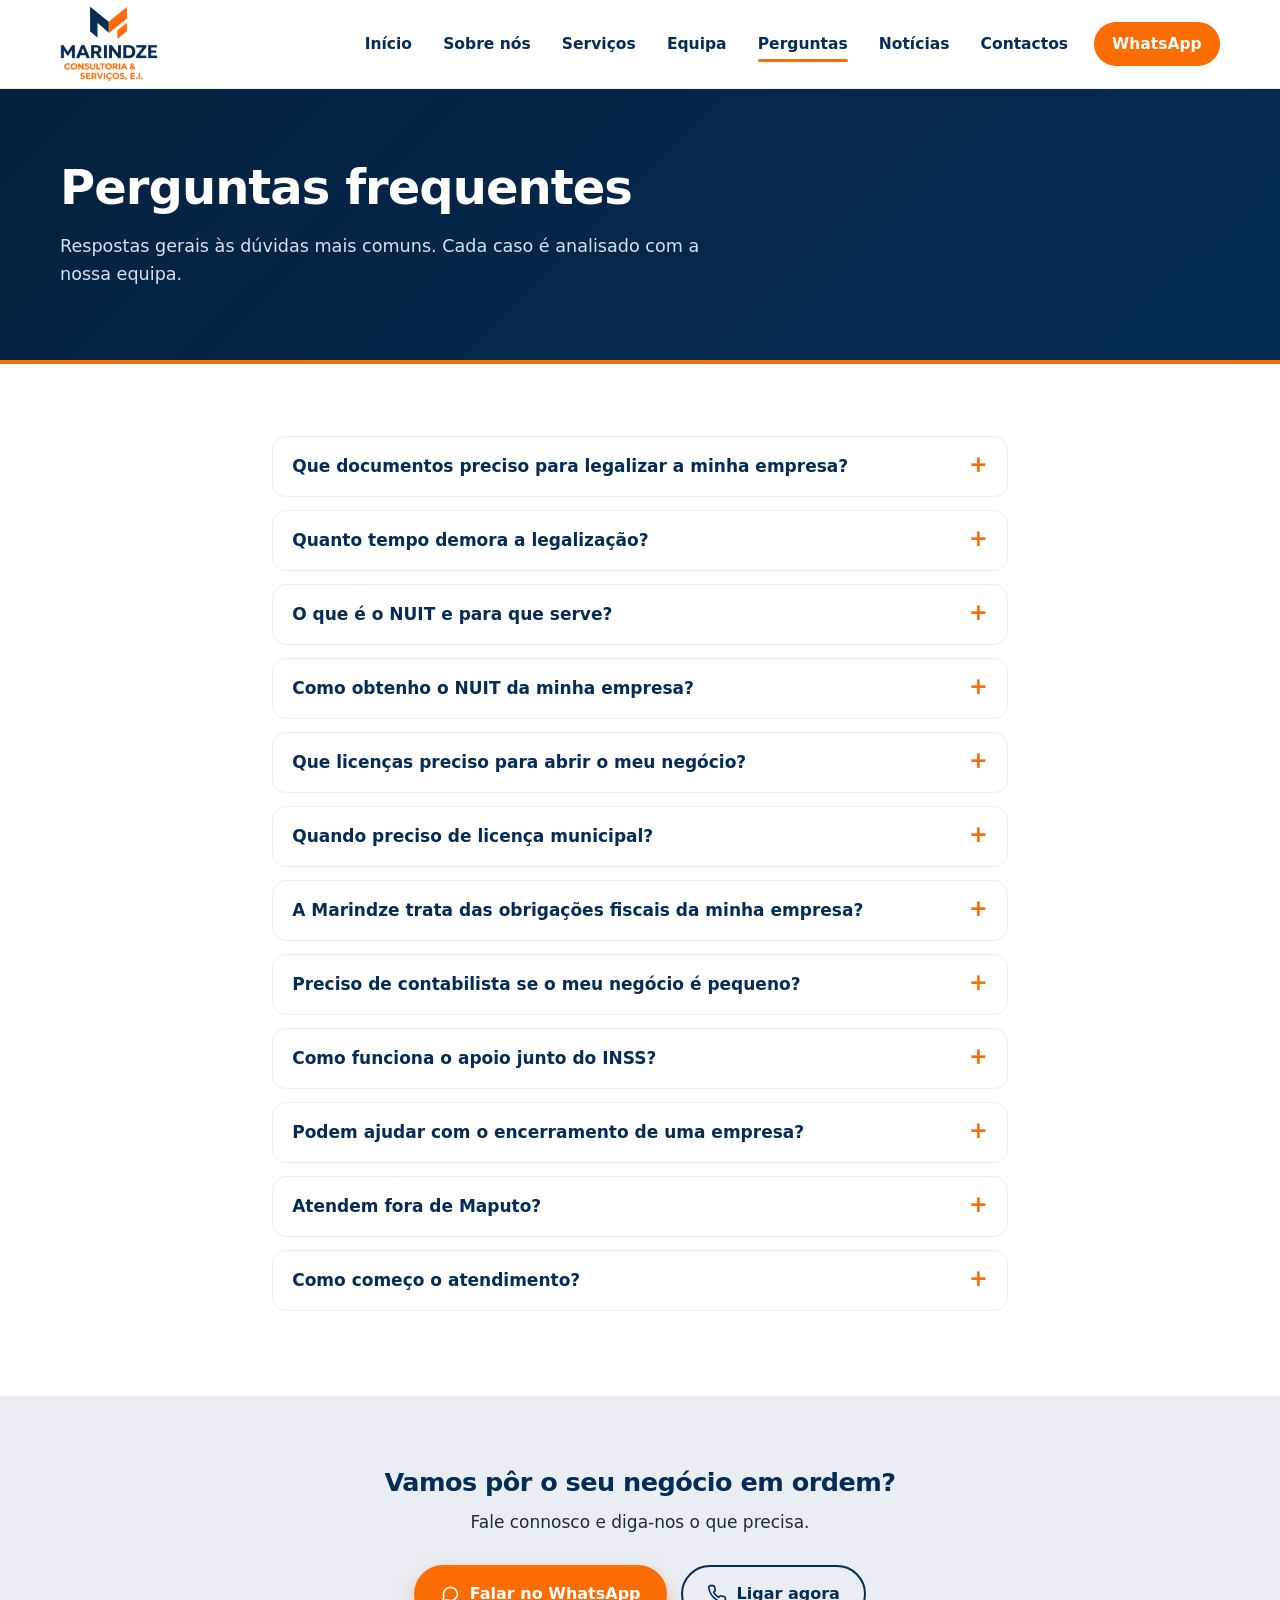
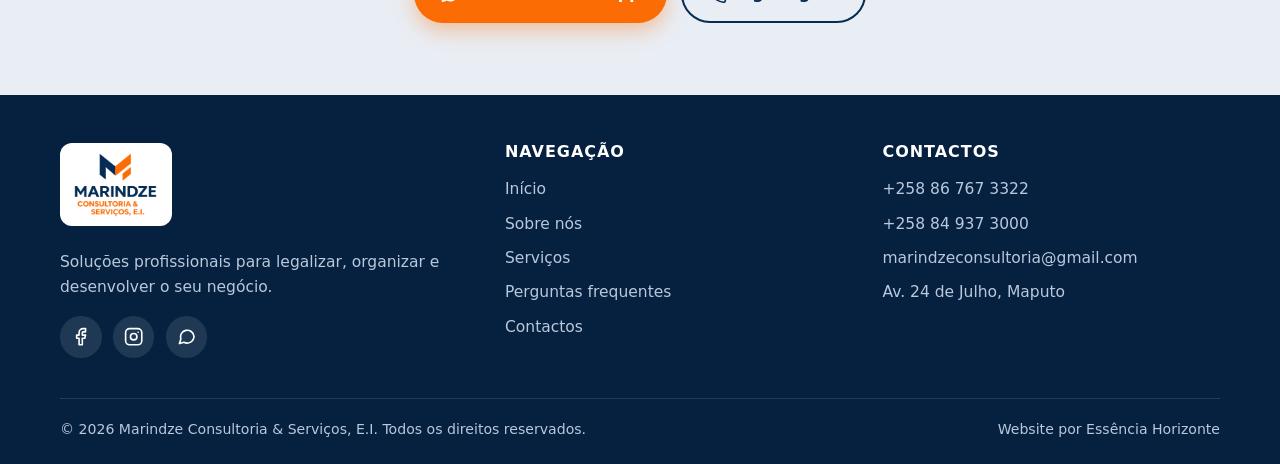
<file: pages/perguntas-frequentes.html>
<!DOCTYPE html>
<html lang="pt-MZ">
<head>
<meta charset="utf-8">
<meta name="viewport" content="width=device-width, initial-scale=1">
<title>Perguntas frequentes | Marindze Consultoria &amp; Serviços, E.I.</title>
<meta name="description" content="Respostas às dúvidas mais comuns sobre legalização de empresas, NUIT, licenças, fiscalidade e INSS. Marindze Consultoria &amp; Serviços, E.I., Maputo.">
<meta name="theme-color" content="#042C54">
<link rel="icon" type="image/png" href="../assets/marindze-logo-sm.png">
<link rel="stylesheet" href="../css/style.css">
<link rel="stylesheet" href="../css/animations.css">
<link rel="stylesheet" href="../css/responsive.css">

<script type="application/ld+json">
{
  "@context": "https://schema.org",
  "@type": "FAQPage",
  "mainEntity": [
    {
      "@type": "Question",
      "name": "Que documentos preciso para legalizar a minha empresa?",
      "acceptedAnswer": {
        "@type": "Answer",
        "text": "Para empresa individual: BI ou DIRE, NUIT e número de telefone. Para sociedade: BI ou DIRE dos sócios, NUIT dos sócios, número de telefone do representante legal, acta da reunião de criação da empresa, acta de nomeação do representante legal e declaração de aceitação do representante legal."
      }
    },
    {
      "@type": "Question",
      "name": "Quanto tempo demora a legalização?",
      "acceptedAnswer": {
        "@type": "Answer",
        "text": "O processo de legalização leva de 10 a 15 dias úteis."
      }
    },
    {
      "@type": "Question",
      "name": "O que é o NUIT e para que serve?",
      "acceptedAnswer": {
        "@type": "Answer",
        "text": "O NUIT é o Número Único de Identificação Tributária. Identifica o contribuinte junto das Finanças."
      }
    },
    {
      "@type": "Question",
      "name": "Como obtenho o NUIT da minha empresa?",
      "acceptedAnswer": {
        "@type": "Answer",
        "text": "Precisa do BI ou DIRE e de um número de telefone. Entre em contacto connosco para maior rapidez e eficiência."
      }
    },
    {
      "@type": "Question",
      "name": "Que licenças preciso para abrir o meu negócio?",
      "acceptedAnswer": {
        "@type": "Answer",
        "text": "Depende da actividade e do local. Ajudamos a identificar as licenças que se aplicam e a fazer os pedidos."
      }
    },
    {
      "@type": "Question",
      "name": "Quando preciso de licença municipal?",
      "acceptedAnswer": {
        "@type": "Answer",
        "text": "Normalmente, é exigida para mercearias e minimercados, quiosques e barracas, salões de beleza e barbearias, restaurantes e pastelarias, oficinas e car wash, lojas, boutiques e ferragens, bancas e comércio em mercados e determinadas actividades de prestação de serviços."
      }
    },
    {
      "@type": "Question",
      "name": "A Marindze trata das obrigações fiscais da minha empresa?",
      "acceptedAnswer": {
        "@type": "Answer",
        "text": "O apoio fiscal é uma das áreas principais da Marindze."
      }
    },
    {
      "@type": "Question",
      "name": "Preciso de contabilista se o meu negócio é pequeno?",
      "acceptedAnswer": {
        "@type": "Answer",
        "text": "Depende do seu negócio. Avaliamos consigo o apoio que faz sentido, desde organizar as contas até ao acompanhamento regular."
      }
    },
    {
      "@type": "Question",
      "name": "Como funciona o apoio junto do INSS?",
      "acceptedAnswer": {
        "@type": "Answer",
        "text": "Apoiamos na inscrição e no cumprimento das obrigações com o INSS. Conte-nos a sua situação e dizemos como avançar."
      }
    },
    {
      "@type": "Question",
      "name": "Podem ajudar com o encerramento de uma empresa?",
      "acceptedAnswer": {
        "@type": "Answer",
        "text": "Sim. A Marindze Consultoria e Serviços, E.I. pode prestar assistência aos clientes no processo de encerramento de empresas e negócios em Moçambique, respeitando os procedimentos legais e as competências profissionais exigidas."
      }
    },
    {
      "@type": "Question",
      "name": "Atendem fora de Maputo?",
      "acceptedAnswer": {
        "@type": "Answer",
        "text": "Atendemos em Maputo e Marracuene. Para outros locais, fale connosco."
      }
    },
    {
      "@type": "Question",
      "name": "Como começo o atendimento?",
      "acceptedAnswer": {
        "@type": "Answer",
        "text": "Pode contactar-nos pelo telefone ou WhatsApp 867673322, pelo Facebook Marindze Consultoria e Serviços E.I. ou pelo email marindzeconsultoria@gmail.com."
      }
    }
  ]
}
</script>
</head>

<body>

<svg width="0" height="0" style="position:absolute" aria-hidden="true">
  <symbol id="i-chat" viewBox="0 0 24 24"><path d="M21 11.5a8.4 8.4 0 0 1-12.4 7.4L3 20.5l1.7-5.4A8.4 8.4 0 1 1 21 11.5z"/></symbol>
  <symbol id="i-phone" viewBox="0 0 24 24"><path d="M22 16.9v3a2 2 0 0 1-2.2 2 19.8 19.8 0 0 1-8.6-3.1 19.5 19.5 0 0 1-6-6A19.8 19.8 0 0 1 2.1 4.2 2 2 0 0 1 4.1 2h3a2 2 0 0 1 2 1.7c.1 1 .4 1.9.7 2.8a2 2 0 0 1-.5 2.1L8 10a16 16 0 0 0 6 6l1.4-1.3a2 2 0 0 1 2.1-.4c.9.3 1.8.6 2.8.7a2 2 0 0 1 1.7 2z"/></symbol>
  <symbol id="i-mail" viewBox="0 0 24 24"><rect x="2" y="4" width="20" height="16" rx="2"/><path d="m22 7-10 6L2 7"/></symbol>
  <symbol id="i-pin" viewBox="0 0 24 24"><path d="M21 10c0 7-9 13-9 13S3 17 3 10a9 9 0 0 1 18 0z"/><circle cx="12" cy="10" r="3"/></symbol>
  <symbol id="i-fb" viewBox="0 0 24 24"><path d="M18 2h-3a5 5 0 0 0-5 5v3H7v4h3v8h4v-8h3l1-4h-4V7a1 1 0 0 1 1-1h3z"/></symbol>
  <symbol id="i-ig" viewBox="0 0 24 24"><rect x="2" y="2" width="20" height="20" rx="5"/><circle cx="12" cy="12" r="4"/><path d="M17.5 6.5h.01"/></symbol>
  <symbol id="i-menu" viewBox="0 0 24 24"><path d="M3 6h18M3 12h18M3 18h18"/></symbol>
  <symbol id="i-close" viewBox="0 0 24 24"><path d="M18 6 6 18M6 6l12 12"/></symbol>
</svg>

<a class="skip" href="#conteudo">Saltar para o conteúdo</a>

<header class="site-header">
  <div class="container">
    <a class="brand" href="../index.html" aria-label="Marindze Consultoria &amp; Serviços — página inicial">
      <span class="logo-shine" id="logo">
        <img src="../assets/marindze-logo.png" alt="Marindze Consultoria &amp; Serviços, E.I." width="1271" height="982">
        <span class="shine s1"></span>
        <span class="shine s2"></span>
        <span class="shine s3"></span>
      </span>
    </a>

    <button class="menu-toggle" id="menu-toggle" aria-expanded="false" aria-controls="primary-nav" aria-label="Abrir menu">
      <svg class="icon"><use href="#i-menu"/></svg>
    </button>

    <nav class="primary-nav" id="primary-nav" aria-label="Navegação principal">
      <ul class="nav-list">
        <li><a href="../index.html">Início</a></li>
        <li><a href="sobre.html">Sobre nós</a></li>
        <li><a href="servicos.html">Serviços</a></li>
        <li><a href="equipa.html">Equipa</a></li>
        <li><a href="perguntas-frequentes.html" aria-current="page">Perguntas</a></li>
        <li><a href="noticias.html">Notícias</a></li>
        <li><a href="contactos.html">Contactos</a></li>
        <li class="nav-cta">
          <a href="https://wa.me/message/AMBF2MLSEKKYH1" target="_blank" rel="noopener">WhatsApp</a>
        </li>
      </ul>
    </nav>
  </div>
</header>

<main id="conteudo">

  <section class="page-hero">
    <div class="container reveal">
      <h1>Perguntas frequentes</h1>
      <p>Respostas gerais às dúvidas mais comuns. Cada caso é analisado com a nossa equipa.</p>
    </div>
  </section>

  <section class="section">
    <div class="container prose reveal">

      <details class="faq-item">
        <summary>Que documentos preciso para legalizar a minha empresa?</summary>
        <p>Os documentos necessários dependem do tipo de empresa que pretende constituir:</p>

        <h3>Empresa individual</h3>
        <ul>
          <li>BI ou DIRE;</li>
          <li>NUIT;</li>
          <li>Número de telefone.</li>
        </ul>

        <h3>Sociedade</h3>
        <ul>
          <li>BI ou DIRE dos sócios;</li>
          <li>NUIT dos sócios;</li>
          <li>Número de telefone do representante legal;</li>
          <li>Acta da reunião de criação da empresa;</li>
          <li>Acta de nomeação do representante legal;</li>
          <li>Declaração de aceitação do representante legal.</li>
        </ul>
      </details>

      <details class="faq-item">
        <summary>Quanto tempo demora a legalização?</summary>
        <p>O processo de legalização leva de <strong>10 a 15 dias úteis</strong>.</p>
      </details>

      <details class="faq-item">
        <summary>O que é o NUIT e para que serve?</summary>
        <p>O NUIT é o Número Único de Identificação Tributária. Identifica o contribuinte junto das Finanças.</p>
      </details>

      <details class="faq-item">
        <summary>Como obtenho o NUIT da minha empresa?</summary>
        <p>Para obter o NUIT, precisa dos seguintes documentos:</p>
        <ul>
          <li>BI ou DIRE;</li>
          <li>Número de telefone.</li>
        </ul>
        <p>Entre em contacto connosco para maior rapidez e eficiência no processo.</p>
      </details>

      <details class="faq-item">
        <summary>Que licenças preciso para abrir o meu negócio?</summary>
        <p>Depende da actividade e do local. Ajudamos a identificar as licenças que se aplicam e a fazer os pedidos.</p>
      </details>

      <details class="faq-item">
        <summary>Quando preciso de licença municipal?</summary>
        <p>Normalmente, é exigida para actividades como:</p>
        <ul>
          <li>Mercearias e minimercados;</li>
          <li>Quiosques e barracas;</li>
          <li>Salões de beleza e barbearias;</li>
          <li>Restaurantes e pastelarias;</li>
          <li>Oficinas e car wash;</li>
          <li>Lojas, boutiques e ferragens;</li>
          <li>Bancas e comércio em mercados;</li>
          <li>Determinadas actividades de prestação de serviços.</li>
        </ul>
      </details>

      <details class="faq-item">
        <summary>A Marindze trata das obrigações fiscais da minha empresa?</summary>
        <p>O apoio fiscal é uma das áreas principais da Marindze.</p>
      </details>

      <details class="faq-item">
        <summary>Preciso de contabilista se o meu negócio é pequeno?</summary>
        <p>Depende do seu negócio. Avaliamos consigo o apoio que faz sentido, desde organizar as contas até ao acompanhamento regular.</p>
      </details>

      <details class="faq-item">
        <summary>Como funciona o apoio junto do INSS?</summary>
        <p>Apoiamos na inscrição e no cumprimento das obrigações com o INSS. Conte-nos a sua situação e dizemos como avançar.</p>
      </details>

      <details class="faq-item">
        <summary>Podem ajudar com o encerramento de uma empresa?</summary>
        <p>Sim. A Marindze Consultoria e Serviços, E.I. pode prestar assistência aos clientes no processo de encerramento de empresas e negócios em Moçambique, respeitando os procedimentos legais e as competências profissionais exigidas.</p>
      </details>

      <details class="faq-item">
        <summary>Atendem fora de Maputo?</summary>
        <p>Atendemos em Maputo e Marracuene. Para outros locais, fale connosco.</p>
      </details>

      <details class="faq-item">
        <summary>Como começo o atendimento?</summary>
        <p>Pode começar o atendimento através dos seguintes canais:</p>
        <ul>
          <li><strong>Telefone:</strong> <a href="tel:+258867673322">867673322</a></li>
          <li><strong>WhatsApp:</strong> <a href="https://wa.me/258867673322" target="_blank" rel="noopener">867673322</a></li>
          <li><strong>Facebook:</strong> Marindze Consultoria e Serviços E.I.</li>
          <li><strong>Email:</strong> <a href="mailto:marindzeconsultoria@gmail.com">marindzeconsultoria@gmail.com</a></li>
        </ul>
      </details>

    </div>
  </section>

  <section class="section section-alt cta-band">
    <div class="container reveal">
      <h2>Vamos pôr o seu negócio em ordem?</h2>
      <p>Fale connosco e diga-nos o que precisa.</p>
      <div class="hero-actions">
        <a class="btn btn-primary" href="https://wa.me/message/AMBF2MLSEKKYH1" target="_blank" rel="noopener">
          <svg class="icon"><use href="#i-chat"/></svg>
          Falar no WhatsApp
        </a>
        <a class="btn btn-ghost" href="tel:+258867673322">
          <svg class="icon"><use href="#i-phone"/></svg>
          Ligar agora
        </a>
      </div>
    </div>
  </section>

</main>

<footer class="site-footer">
  <div class="container">
    <div class="footer-grid">

      <div>
        <span class="footer-logo">
          <img loading="lazy" decoding="async" src="../assets/marindze-logo-sm.png" alt="Marindze Consultoria &amp; Serviços, E.I." width="480" height="370">
        </span>
        <p>Soluções profissionais para legalizar, organizar e desenvolver o seu negócio.</p>
        <div class="social">
          <a href="https://www.facebook.com/profile.php?id=61587046822420" target="_blank" rel="noopener" aria-label="Facebook da Marindze">
            <svg class="icon"><use href="#i-fb"/></svg>
          </a>
          <a href="https://www.instagram.com/marindze_consultoria_e_servico" target="_blank" rel="noopener" aria-label="Instagram da Marindze">
            <svg class="icon"><use href="#i-ig"/></svg>
          </a>
          <a href="https://wa.me/message/AMBF2MLSEKKYH1" target="_blank" rel="noopener" aria-label="WhatsApp da Marindze">
            <svg class="icon"><use href="#i-chat"/></svg>
          </a>
        </div>
      </div>

      <div>
        <h2>Navegação</h2>
        <ul>
          <li><a href="../index.html">Início</a></li>
          <li><a href="sobre.html">Sobre nós</a></li>
          <li><a href="servicos.html">Serviços</a></li>
          <li><a href="perguntas-frequentes.html">Perguntas frequentes</a></li>
          <li><a href="contactos.html">Contactos</a></li>
        </ul>
      </div>

      <div>
        <h2>Contactos</h2>
        <ul>
          <li><a href="tel:+258867673322">+258 86 767 3322</a></li>
          <li><a href="tel:+258849373000">+258 84 937 3000</a></li>
          <li><a href="mailto:marindzeconsultoria@gmail.com">marindzeconsultoria@gmail.com</a></li>
          <li>Av. 24 de Julho, Maputo</li>
        </ul>
      </div>

    </div>

    <div class="footer-bottom">
      <span>© <span id="ano">2026</span> Marindze Consultoria &amp; Serviços, E.I. Todos os direitos reservados.</span>
      <span>Website por Essência Horizonte</span>
    </div>
  </div>
</footer>

<a class="wa-float" href="https://wa.me/message/AMBF2MLSEKKYH1" target="_blank" rel="noopener" aria-label="Falar no WhatsApp">
  <svg class="icon"><use href="#i-chat"/></svg>
</a>

<script src="../js/navigation.js" defer></script>
<script src="../js/main.js" defer></script>

</body>
</html>
</file>
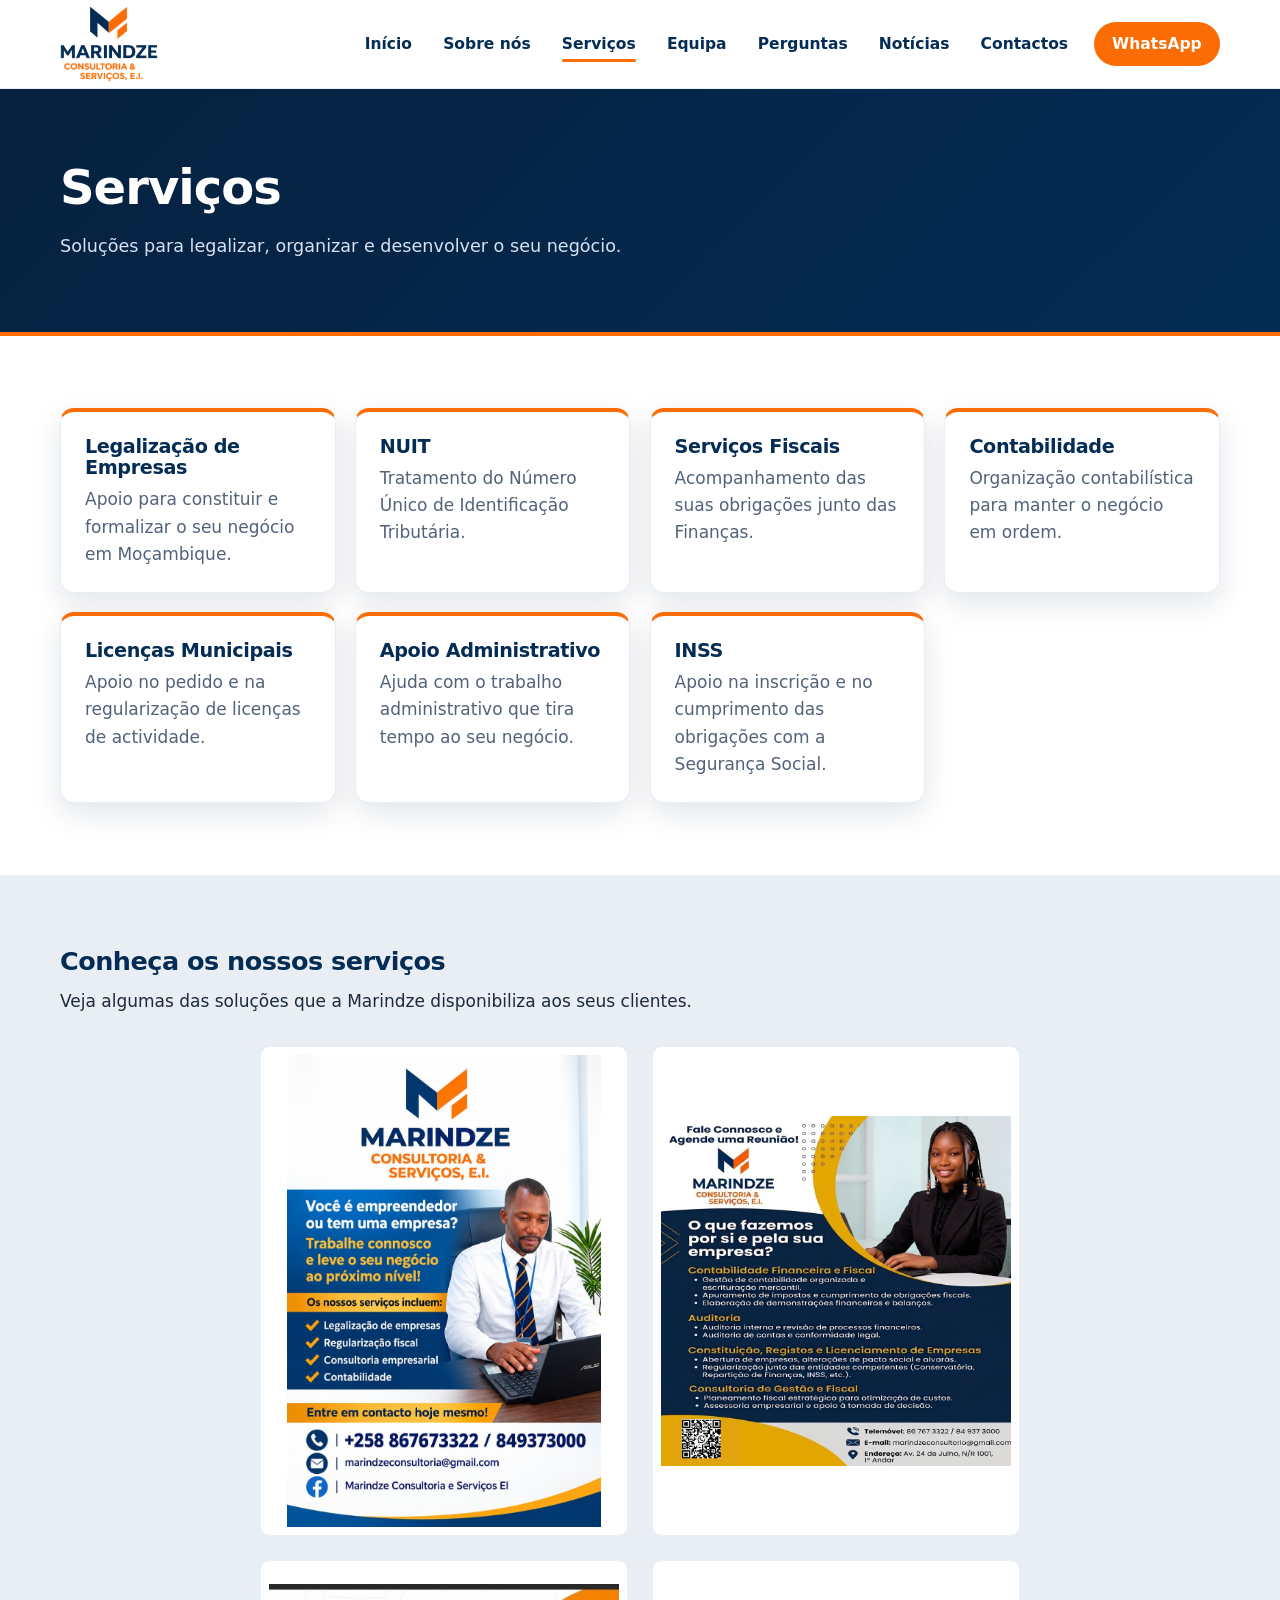
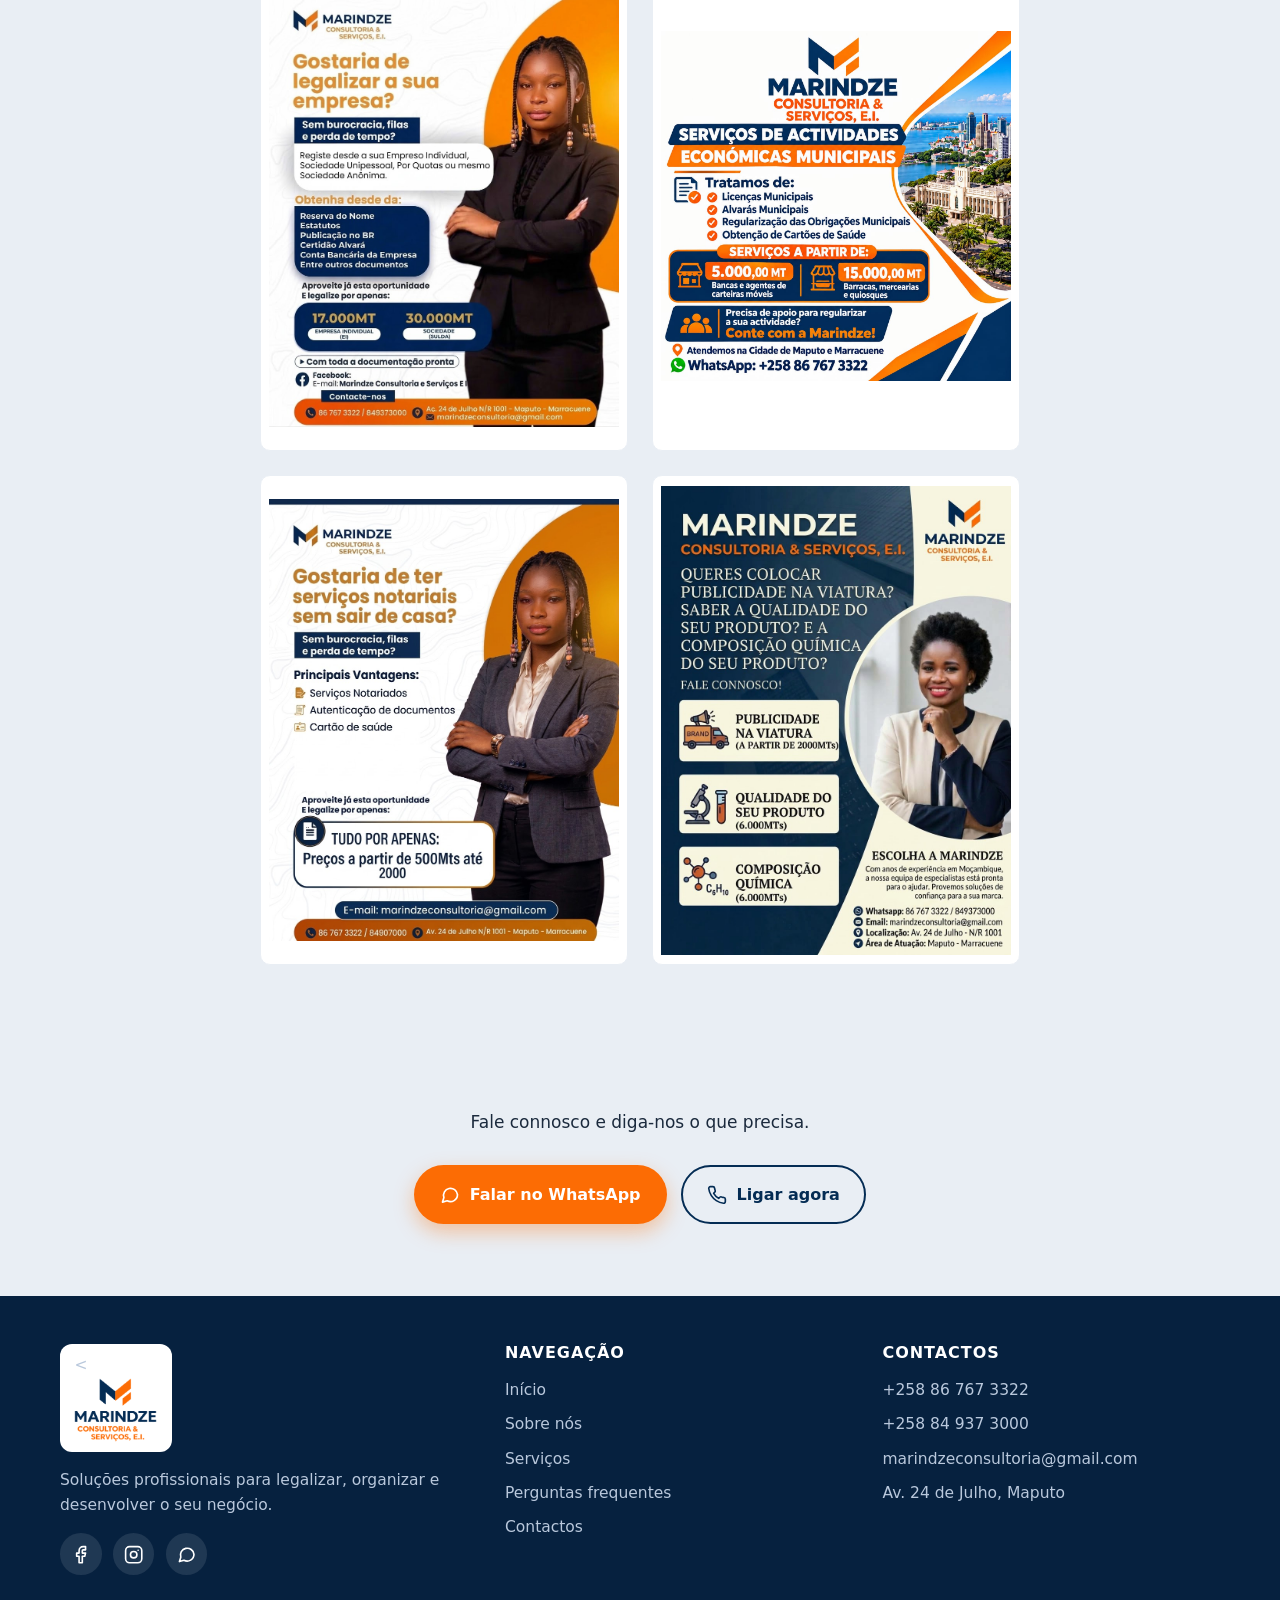
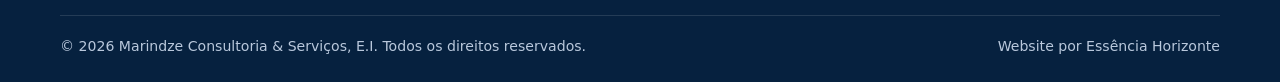
<file: pages/servicos.html>
<!DOCTYPE html>
<html lang="pt-MZ">
<head>
<meta charset="utf-8">
<meta name="viewport" content="width=device-width, initial-scale=1">
<title>Serviços | Marindze Consultoria &amp; Serviços, E.I.</title>
<meta name="description" content="Soluções para legalizar, organizar e desenvolver o seu negócio. Marindze Consultoria &amp; Serviços, E.I., Maputo.">
<meta name="theme-color" content="#042C54">
<link rel="icon" type="image/png" href="../assets/marindze-logo-sm.png">
<link rel="stylesheet" href="../css/style.css">
<link rel="stylesheet" href="../css/animations.css">
<link rel="stylesheet" href="../css/responsive.css">
</head>
<body>
<svg width="0" height="0" style="position:absolute" aria-hidden="true">
  <symbol id="i-chat" viewBox="0 0 24 24"><path d="M21 11.5a8.4 8.4 0 0 1-12.4 7.4L3 20.5l1.7-5.4A8.4 8.4 0 1 1 21 11.5z"/></symbol>
  <symbol id="i-phone" viewBox="0 0 24 24"><path d="M22 16.9v3a2 2 0 0 1-2.2 2 19.8 19.8 0 0 1-8.6-3.1 19.5 19.5 0 0 1-6-6A19.8 19.8 0 0 1 2.1 4.2 2 2 0 0 1 4.1 2h3a2 2 0 0 1 2 1.7c.1 1 .4 1.9.7 2.8a2 2 0 0 1-.5 2.1L8 10a16 16 0 0 0 6 6l1.4-1.3a2 2 0 0 1 2.1-.4c.9.3 1.8.6 2.8.7a2 2 0 0 1 1.7 2z"/></symbol>
  <symbol id="i-mail" viewBox="0 0 24 24"><rect x="2" y="4" width="20" height="16" rx="2"/><path d="m22 7-10 6L2 7"/></symbol>
  <symbol id="i-pin" viewBox="0 0 24 24"><path d="M21 10c0 7-9 13-9 13S3 17 3 10a9 9 0 0 1 18 0z"/><circle cx="12" cy="10" r="3"/></symbol>
  <symbol id="i-fb" viewBox="0 0 24 24"><path d="M18 2h-3a5 5 0 0 0-5 5v3H7v4h3v8h4v-8h3l1-4h-4V7a1 1 0 0 1 1-1h3z"/></symbol>
  <symbol id="i-ig" viewBox="0 0 24 24"><rect x="2" y="2" width="20" height="20" rx="5"/><circle cx="12" cy="12" r="4"/><path d="M17.5 6.5h.01"/></symbol>
  <symbol id="i-menu" viewBox="0 0 24 24"><path d="M3 6h18M3 12h18M3 18h18"/></symbol>
  <symbol id="i-close" viewBox="0 0 24 24"><path d="M18 6 6 18M6 6l12 12"/></symbol>
</svg>

<a class="skip" href="#conteudo">Saltar para o conteúdo</a>

<header class="site-header">
  <div class="container">
    <a class="brand" href="../index.html" aria-label="Marindze Consultoria &amp; Serviços — página inicial">
      <span class="logo-shine" id="logo">
        <img src="../assets/marindze-logo.png" alt="Marindze Consultoria &amp; Serviços, E.I." width="1271" height="982">
        <span class="shine s1"></span><span class="shine s2"></span><span class="shine s3"></span>
      </span>
    </a>
    <button class="menu-toggle" id="menu-toggle" aria-expanded="false" aria-controls="primary-nav" aria-label="Abrir menu">
      <svg class="icon"><use href="#i-menu"/></svg>
    </button>
    <nav class="primary-nav" id="primary-nav" aria-label="Navegação principal">
      <ul class="nav-list">
        <li><a href="../index.html">Início</a></li>
        <li><a href="sobre.html">Sobre nós</a></li>
        <li><a href="servicos.html" aria-current="page">Serviços</a></li>
        <li><a href="equipa.html">Equipa</a></li>
        <li><a href="perguntas-frequentes.html">Perguntas</a></li>
        <li><a href="noticias.html">Notícias</a></li>
        <li><a href="contactos.html">Contactos</a></li>
        <li class="nav-cta"><a href="https://wa.me/message/AMBF2MLSEKKYH1" target="_blank" rel="noopener">WhatsApp</a></li>
      </ul>
    </nav>
  </div>
</header>

<main id="conteudo">

<section class="page-hero">
  <div class="container reveal">
    <h1>Serviços</h1>
    <p>Soluções para legalizar, organizar e desenvolver o seu negócio.</p>
  </div>
</section>

<!-- Lista de serviços -->
<section class="section">
  <div class="container">
    <div class="cards reveal">

      <article class="card">
        <h3>Legalização de Empresas</h3>
        <p>Apoio para constituir e formalizar o seu negócio em Moçambique.</p>
      </article>

      <article class="card">
        <h3>NUIT</h3>
        <p>Tratamento do Número Único de Identificação Tributária.</p>
      </article>

      <article class="card">
        <h3>Serviços Fiscais</h3>
        <p>Acompanhamento das suas obrigações junto das Finanças.</p>
      </article>

      <article class="card">
        <h3>Contabilidade</h3>
        <p>Organização contabilística para manter o negócio em ordem.</p>
      </article>

      <article class="card">
        <h3>Licenças Municipais</h3>
        <p>Apoio no pedido e na regularização de licenças de actividade.</p>
      </article>

      <article class="card">
        <h3>Apoio Administrativo</h3>
        <p>Ajuda com o trabalho administrativo que tira tempo ao seu negócio.</p>
      </article>

      <article class="card">
        <h3>INSS</h3>
        <p>Apoio na inscrição e no cumprimento das obrigações com a Segurança Social.</p>
      </article>

    </div>
  </div>
</section>

<!-- Galeria de panfletos -->
<section class="section section-alt">
  <div class="container reveal">

    <h2>Conheça os nossos serviços</h2>
    <p>Veja algumas das soluções que a Marindze disponibiliza aos seus clientes.</p>

    <div class="panfletos-grid">

      <img src="../assets/panfleto-1.jpg.jpeg"
           alt="Panfleto Marindze 1"
           loading="lazy">

      <img src="../assets/panfleto-2.jpg.jpeg"
           alt="Panfleto Marindze 2"
           loading="lazy">

      <img src="../assets/panfleto-3.jpg.jpeg"
           alt="Panfleto Marindze 3"
           loading="lazy">

      <img src="../assets/panfleto-4.jpg.jpeg"
           alt="Panfleto Marindze 4"
           loading="lazy">

      <img src="../assets/panfleto-5.jpg.jpeg"
           alt="Panfleto Marindze 5"
           loading="lazy">

      <img src="../assets/panfleto-6.jpg.jpeg"
           alt="Panfleto Marindze 6"
           loading="lazy">

    </div>
  </div>
</section>

<!-- Contacto -->
<section class="section section-alt cta-band">
  <div class="container reveal">
  <p>Fale connosco e diga-nos o que precisa.</p>
  <div class="hero-actions"><a class="btn btn-primary" href="https://wa.me/message/AMBF2MLSEKKYH1" target="_blank" rel="noopener"><svg class="icon"><use href="#i-chat"/></svg>Falar no WhatsApp</a><a class="btn btn-ghost" href="tel:+258 86 767 3322"><svg class="icon"><use href="#i-phone"/></svg>Ligar agora</a></div>
</div></section>
</main>

<footer class="site-footer">
  <div class="container">
    <div class="footer-grid">
      <div>
        <span class="footer-logo"><<img loading="lazy" decoding="async" src="../assets/marindze-logo-sm.png" alt="Marindze Consultoria &amp; Serviços, E.I." width="480" height="370"></span>
        <p>Soluções profissionais para legalizar, organizar e desenvolver o seu negócio.</p>
        <div class="social">
          <a href="https://www.facebook.com/profile.php?id=61587046822420" target="_blank" rel="noopener" aria-label="Facebook da Marindze"><svg class="icon"><use href="#i-fb"/></svg></a>
          <a href="https://www.instagram.com/marindze_consultoria_e_servico" target="_blank" rel="noopener" aria-label="Instagram da Marindze"><svg class="icon"><use href="#i-ig"/></svg></a>
          <a href="https://wa.me/message/AMBF2MLSEKKYH1" target="_blank" rel="noopener" aria-label="WhatsApp da Marindze"><svg class="icon"><use href="#i-chat"/></svg></a>
        </div>
      </div>
      <div>
        <h2>Navegação</h2>
        <ul>
          <li><a href="../index.html">Início</a></li>
          <li><a href="sobre.html">Sobre nós</a></li>
          <li><a href="servicos.html">Serviços</a></li>
          <li><a href="perguntas-frequentes.html">Perguntas frequentes</a></li>
          <li><a href="contactos.html">Contactos</a></li>
        </ul>
      </div>
      <div>
        <h2>Contactos</h2>
        <ul>
          <li><a href="tel:+258866373000">+258 86 767 3322</a></li>
          <li><a href="tel:+258849373000">+258 84 937 3000</a></li>
          <li><a href="mailto:marindzeconsultoria@gmail.com">marindzeconsultoria@gmail.com</a></li>
          <li>Av. 24 de Julho, Maputo</li>
        </ul>
      </div>
    </div>
    <div class="footer-bottom">
      <span>© <span id="ano">2026</span> Marindze Consultoria &amp; Serviços, E.I. Todos os direitos reservados.</span>
      <span>Website por Essência Horizonte</span>
    </div>
  </div>
</footer>

<a class="wa-float" href="https://wa.me/message/AMBF2MLSEKKYH1" target="_blank" rel="noopener" aria-label="Falar no WhatsApp"><svg class="icon"><use href="#i-chat"/></svg></a>

<script src="../js/navigation.js" defer></script>
<script src="../js/main.js" defer></script>
</body>
</html>
</file>
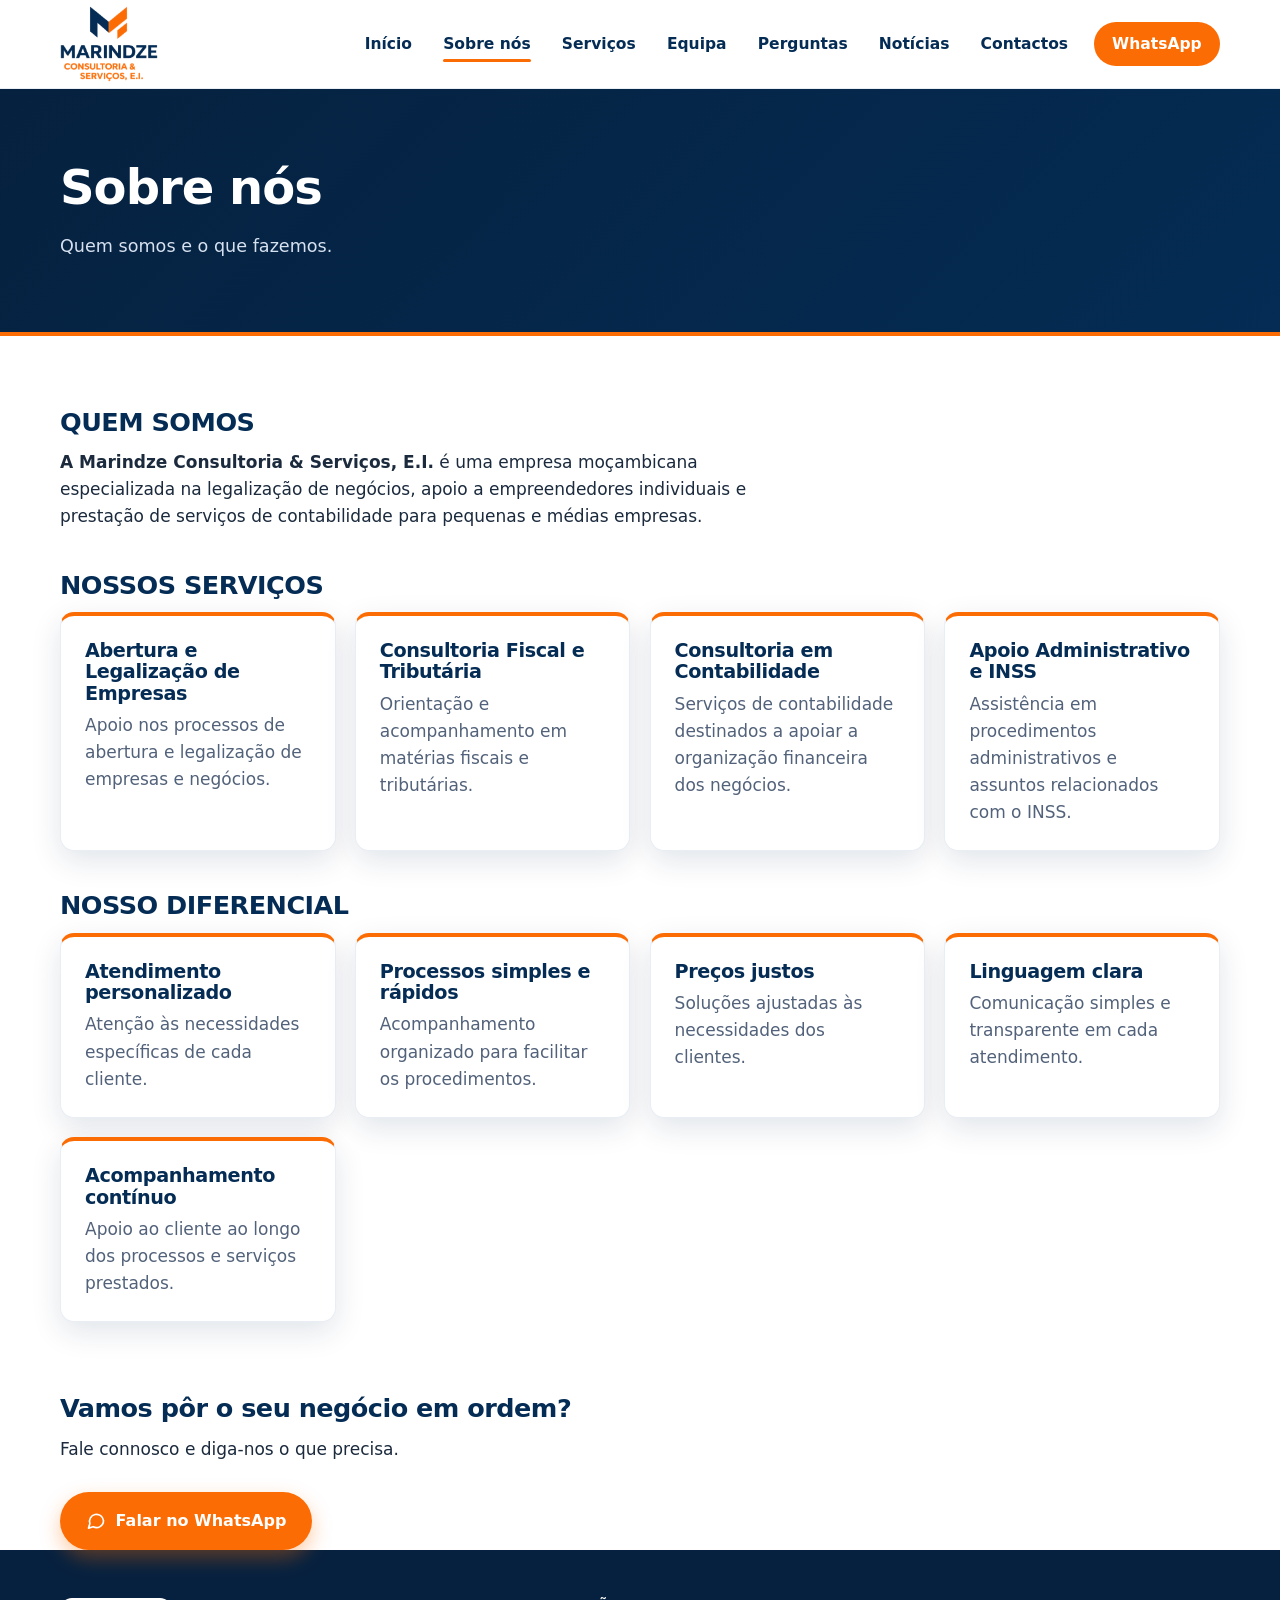
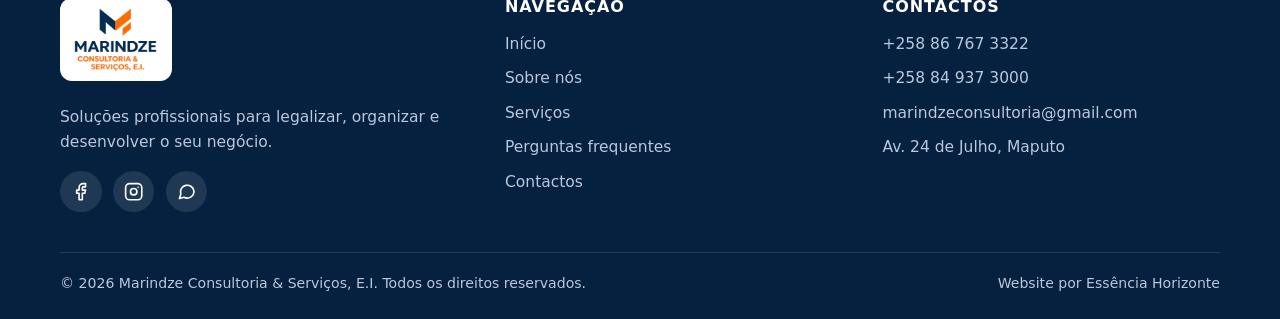
<file: pages/sobre.html>
<!DOCTYPE html>
<html lang="pt-MZ">
<head>
<meta charset="utf-8">
<meta name="viewport" content="width=device-width, initial-scale=1">
<title>Sobre nós | Marindze Consultoria &amp; Serviços, E.I.</title>
<meta name="description" content="Quem somos e o que fazemos. Marindze Consultoria &amp; Serviços, E.I., Maputo.">
<meta name="theme-color" content="#042C54">
<link rel="icon" type="image/png" href="../assets/marindze-logo-sm.png">
<link rel="stylesheet" href="../css/style.css">
<link rel="stylesheet" href="../css/animations.css">
<link rel="stylesheet" href="../css/responsive.css">
</head>
<body>
<svg width="0" height="0" style="position:absolute" aria-hidden="true">
  <symbol id="i-chat" viewBox="0 0 24 24"><path d="M21 11.5a8.4 8.4 0 0 1-12.4 7.4L3 20.5l1.7-5.4A8.4 8.4 0 1 1 21 11.5z"/></symbol>
  <symbol id="i-phone" viewBox="0 0 24 24"><path d="M22 16.9v3a2 2 0 0 1-2.2 2 19.8 19.8 0 0 1-8.6-3.1 19.5 19.5 0 0 1-6-6A19.8 19.8 0 0 1 2.1 4.2 2 2 0 0 1 4.1 2h3a2 2 0 0 1 2 1.7c.1 1 .4 1.9.7 2.8a2 2 0 0 1-.5 2.1L8 10a16 16 0 0 0 6 6l1.4-1.3a2 2 0 0 1 2.1-.4c.9.3 1.8.6 2.8.7a2 2 0 0 1 1.7 2z"/></symbol>
  <symbol id="i-mail" viewBox="0 0 24 24"><rect x="2" y="4" width="20" height="16" rx="2"/><path d="m22 7-10 6L2 7"/></symbol>
  <symbol id="i-pin" viewBox="0 0 24 24"><path d="M21 10c0 7-9 13-9 13S3 17 3 10a9 9 0 0 1 18 0z"/><circle cx="12" cy="10" r="3"/></symbol>
  <symbol id="i-fb" viewBox="0 0 24 24"><path d="M18 2h-3a5 5 0 0 0-5 5v3H7v4h3v8h4v-8h3l1-4h-4V7a1 1 0 0 1 1-1h3z"/></symbol>
  <symbol id="i-ig" viewBox="0 0 24 24"><rect x="2" y="2" width="20" height="20" rx="5"/><circle cx="12" cy="12" r="4"/><path d="M17.5 6.5h.01"/></symbol>
  <symbol id="i-menu" viewBox="0 0 24 24"><path d="M3 6h18M3 12h18M3 18h18"/></symbol>
  <symbol id="i-close" viewBox="0 0 24 24"><path d="M18 6 6 18M6 6l12 12"/></symbol>
</svg>

<a class="skip" href="#conteudo">Saltar para o conteúdo</a>

<header class="site-header">
  <div class="container">
    <a class="brand" href="../index.html" aria-label="Marindze Consultoria &amp; Serviços — página inicial">
      <span class="logo-shine" id="logo">
        <img src="../assets/marindze-logo.png" alt="Marindze Consultoria &amp; Serviços, E.I." width="1271" height="982">
        <span class="shine s1"></span><span class="shine s2"></span><span class="shine s3"></span>
      </span>
    </a>
    <button class="menu-toggle" id="menu-toggle" aria-expanded="false" aria-controls="primary-nav" aria-label="Abrir menu">
      <svg class="icon"><use href="#i-menu"/></svg>
    </button>
    <nav class="primary-nav" id="primary-nav" aria-label="Navegação principal">
      <ul class="nav-list">
        <li><a href="../index.html">Início</a></li>
        <li><a href="sobre.html" aria-current="page">Sobre nós</a></li>
        <li><a href="servicos.html">Serviços</a></li>
        <li><a href="equipa.html">Equipa</a></li>
        <li><a href="perguntas-frequentes.html">Perguntas</a></li>
        <li><a href="noticias.html">Notícias</a></li>
        <li><a href="contactos.html">Contactos</a></li>
        <li class="nav-cta"><a href="https://wa.me/message/AMBF2MLSEKKYH1" target="_blank" rel="noopener">WhatsApp</a></li>
      </ul>
    </nav>
  </div>
</header>

<main id="conteudo">
<section class="page-hero"><div class="container reveal"><h1>Sobre nós</h1><p>Quem somos e o que fazemos.</p></div></section>
<!-- =====================================
     SOBRE A MARINDZE
===================================== -->

<section class="section">
    <div class="container">

        <!-- Quem somos -->
        <div class="prose reveal">

            <h2>QUEM SOMOS</h2>

            <p>
                <strong>A Marindze Consultoria &amp; Serviços, E.I.</strong>
                é uma empresa moçambicana especializada na legalização
                de negócios, apoio a empreendedores individuais e
                prestação de serviços de contabilidade para pequenas
                e médias empresas.
            </p>

        </div>

        <!-- Nossos serviços -->
        <div class="reveal" style="margin-top: 40px;">

            <h2>NOSSOS SERVIÇOS</h2>

            <div class="cards">

                <article class="card">
                    <h3>Abertura e Legalização de Empresas</h3>
                    <p>
                        Apoio nos processos de abertura e legalização
                        de empresas e negócios.
                    </p>
                </article>

                <article class="card">
                    <h3>Consultoria Fiscal e Tributária</h3>
                    <p>
                        Orientação e acompanhamento em matérias
                        fiscais e tributárias.
                    </p>
                </article>

                <article class="card">
                    <h3>Consultoria em Contabilidade</h3>
                    <p>
                        Serviços de contabilidade destinados a apoiar
                        a organização financeira dos negócios.
                    </p>
                </article>

                <article class="card">
                    <h3>Apoio Administrativo e INSS</h3>
                    <p>
                        Assistência em procedimentos administrativos
                        e assuntos relacionados com o INSS.
                    </p>
                </article>

            </div>

        </div>

        <!-- Nosso diferencial -->
        <div class="reveal" style="margin-top: 40px;">

            <h2>NOSSO DIFERENCIAL</h2>

            <div class="cards">

                <article class="card">
                    <h3>Atendimento personalizado</h3>
                    <p>
                        Atenção às necessidades específicas de cada cliente.
                    </p>
                </article>

                <article class="card">
                    <h3>Processos simples e rápidos</h3>
                    <p>
                        Acompanhamento organizado para facilitar os procedimentos.
                    </p>
                </article>

                <article class="card">
                    <h3>Preços justos</h3>
                    <p>
                        Soluções ajustadas às necessidades dos clientes.
                    </p>
                </article>

                <article class="card">
                    <h3>Linguagem clara</h3>
                    <p>
                        Comunicação simples e transparente em cada atendimento.
                    </p>
                </article>

                <article class="card">
                    <h3>Acompanhamento contínuo</h3>
                    <p>
                        Apoio ao cliente ao longo dos processos e serviços prestados.
                    </p>
                </article>

            </div>

        </div>

    </div>
</section><div class="container reveal">
  <h2>Vamos pôr o seu negócio em ordem?</h2>
  <p>Fale connosco e diga-nos o que precisa.</p>
  <div class="hero-actions"><a class="btn btn-primary" href="https://wa.me/message/AMBF2MLSEKKYH1" target="_blank" rel="noopener"><svg class="icon"><use href="#i-chat"/></svg>Falar no WhatsApp</a><a class="btn btn-ghost" href="tel:+258867673322"><svg class="icon"><use href="#i-phone"/></svg>Ligar agora</a></div>
</div></section>
</main>

<footer class="site-footer">
  <div class="container">
    <div class="footer-grid">
      <div>
        <span class="footer-logo"><img loading="lazy" decoding="async" src="../assets/marindze-logo-sm.png" alt="Marindze Consultoria &amp; Serviços, E.I." width="480" height="370"></span>
        <p>Soluções profissionais para legalizar, organizar e desenvolver o seu negócio.</p>
        <div class="social">
          <a href="https://www.facebook.com/profile.php?id=61587046822420" target="_blank" rel="noopener" aria-label="Facebook da Marindze"><svg class="icon"><use href="#i-fb"/></svg></a>
          <a href="https://www.instagram.com/marindze_consultoria_e_servico" target="_blank" rel="noopener" aria-label="Instagram da Marindze"><svg class="icon"><use href="#i-ig"/></svg></a>
          <a href="https://wa.me/message/AMBF2MLSEKKYH1" target="_blank" rel="noopener" aria-label="WhatsApp da Marindze"><svg class="icon"><use href="#i-chat"/></svg></a>
        </div>
      </div>
      <div>
        <h2>Navegação</h2>
        <ul>
          <li><a href="../index.html">Início</a></li>
          <li><a href="sobre.html">Sobre nós</a></li>
          <li><a href="servicos.html">Serviços</a></li>
          <li><a href="perguntas-frequentes.html">Perguntas frequentes</a></li>
          <li><a href="contactos.html">Contactos</a></li>
        </ul>
      </div>
      <div>
        <h2>Contactos</h2>
        <ul>
          <li><a href="tel:+258867673322">+258 86 767 3322</a></li>
          <li><a href="tel:+258849373000">+258 84 937 3000</a></li>
          <li><a href="mailto:marindzeconsultoria@gmail.com">marindzeconsultoria@gmail.com</a></li>
          <li>Av. 24 de Julho, Maputo</li>
        </ul>
      </div>
    </div>
    <div class="footer-bottom">
      <span>© <span id="ano">2026</span> Marindze Consultoria &amp; Serviços, E.I. Todos os direitos reservados.</span>
      <span>Website por Essência Horizonte</span>
    </div>
  </div>
</footer>

<a class="wa-float" href="https://wa.me/message/AMBF2MLSEKKYH1" target="_blank" rel="noopener" aria-label="Falar no WhatsApp"><svg class="icon"><use href="#i-chat"/></svg></a>

<script src="../js/navigation.js" defer></script>
<script src="../js/main.js" defer></script>
</body>
</html>
</file>
<file: css/style.css>
/* Marindze Consultoria & Serviços, E.I. — estilos base */

:root {
  --azul: #042C54;
  --azul-2: #0A3D73;
  --azul-3: #06213F;
  --laranja: #FC6C04;
  --laranja-2: #E15F00;
  --branco: #FFFFFF;
  --cinza: #E9EEF4;
  --texto: #1B2A3D;
  --texto-suave: #52627A;
  --raio: 14px;
  --sombra: 0 10px 30px rgba(4,44,84,.12);
  --fonte: "Segoe UI",system-ui,-apple-system,"Helvetica Neue",Arial,sans-serif;
  --max: 1160px;
  --header-h: 88px;
}

/* Configurações gerais */

*, *::before, *::after {
  box-sizing: border-box;
}

html {
  scroll-behavior: smooth;
  -webkit-text-size-adjust: 100%;
}

body {
  margin: 0;
  font-family: var(--fonte);
  color: var(--texto);
  background: var(--branco);
  line-height: 1.6;
  font-size: 1.0625rem;
}

img {
  max-width: 100%;
  height: auto;
  display: block;
}

a {
  color: inherit;
}

h1, h2, h3 {
  line-height: 1.12;
  margin: 0 0 .5em;
  letter-spacing: -.02em;
  color: var(--azul);
}

p {
  margin: 0 0 1em;
}

.container {
  width: min(100% - 2.5rem, var(--max));
  margin-inline: auto;
}

.icon {
  width: 1.25em;
  height: 1.25em;
  flex: none;
  fill: none;
  stroke: currentColor;
  stroke-width: 2;
  stroke-linecap: round;
  stroke-linejoin: round;
}

.skip {
  position: absolute;
  left: -999px;
  top: 0;
  background: var(--laranja);
  color: #fff;
  padding: .7rem 1rem;
  z-index: 100;
  border-radius: 0 0 8px 0;
}

.skip:focus {
  left: 0;
}

:focus-visible {
  outline: 3px solid var(--laranja);
  outline-offset: 3px;
}

/* Botões */

.btn {
  display: inline-flex;
  align-items: center;
  gap: .6rem;
  padding: .9rem 1.5rem;
  border-radius: 999px;
  font-weight: 700;
  text-decoration: none;
  border: 2px solid transparent;
  transition: transform .2s, background .2s, box-shadow .2s;
  cursor: pointer;
  font-size: 1rem;
}

.btn-primary {
  background: var(--laranja);
  color: #fff;
  box-shadow: 0 8px 20px rgba(252,108,4,.35);
}

.btn-primary:hover {
  background: var(--laranja-2);
  transform: translateY(-2px);
}

.btn-ghost {
  border-color: rgba(255,255,255,.45);
  color: #fff;
}

.btn-ghost:hover {
  background: rgba(255,255,255,.1);
  transform: translateY(-2px);
}

/* Cabeçalho */

.site-header {
  position: sticky;
  top: 0;
  z-index: 50;
  background: rgba(255,255,255,.96);
  backdrop-filter: blur(8px);
  border-bottom: 1px solid var(--cinza);
}

.site-header .container {
  display: flex;
  align-items: center;
  justify-content: space-between;
  min-height: var(--header-h);
  gap: 1rem;
}

.brand {
  display: block;
  line-height: 0;
}

.nav-list {
  display: flex;
  gap: .25rem;
  list-style: none;
  margin: 0;
  padding: 0;
  align-items: center;
}

.nav-list a {
  display: block;
  padding: .55rem .85rem;
  border-radius: 8px;
  text-decoration: none;
  font-weight: 600;
  font-size: .97rem;
  color: var(--azul);
  position: relative;
}

.nav-list a:hover {
  background: var(--cinza);
}

.nav-list a[aria-current="page"]::after {
  content: "";
  position: absolute;
  left: .85rem;
  right: .85rem;
  bottom: .2rem;
  height: 3px;
  border-radius: 3px;
  background: var(--laranja);
}

.nav-cta {
  margin-left: .5rem;
}

.nav-cta a {
  background: var(--laranja);
  color: #fff !important;
  border-radius: 999px;
  padding: .6rem 1.15rem !important;
}

.nav-cta a:hover {
  background: var(--laranja-2) !important;
}

.menu-toggle {
  display: none;
  background: none;
  border: 0;
  padding: .6rem;
  border-radius: 10px;
  color: var(--azul);
  cursor: pointer;
}

.menu-toggle .icon {
  width: 1.7rem;
  height: 1.7rem;
}

/* Hero */

.hero {
  position: relative;
  overflow: hidden;
  background: linear-gradient(135deg,var(--azul-3),var(--azul) 55%,var(--azul-2));
  color: #fff;
  padding: clamp(3.5rem,8vw,6.5rem) 0;
}

.hero::before {
  content: "";
  position: absolute;
  inset: -20% -10%;
  background: linear-gradient(115deg,transparent 56%,rgba(252,108,4,.5) 56%,rgba(252,108,4,.5) 57.2%,transparent 58.5%,transparent 62%,rgba(255,255,255,.06) 62%,rgba(255,255,255,.06) 75%,transparent 75%);
  pointer-events: none;
}

.hero .container {
  position: relative;
  display: grid;
  grid-template-columns: 1.25fr .75fr;
  gap: 3rem;
  align-items: center;
}

.eyebrow {
  display: inline-flex;
  align-items: center;
  gap: .5rem;
  font-weight: 700;
  font-size: .85rem;
  letter-spacing: .12em;
  text-transform: uppercase;
  color: #FFB27A;
  margin-bottom: 1.1rem;
}

.eyebrow::before {
  content: "";
  width: 2rem;
  height: 3px;
  border-radius: 3px;
  background: var(--laranja);
}

.hero h1 {
  color: #fff;
  font-size: clamp(2.3rem,5.6vw,4rem);
  margin-bottom: .45em;
}

.hero h1 em {
  font-style: normal;
  color: var(--laranja);
}

.hero p.lead {
  font-size: clamp(1.05rem,2vw,1.3rem);
  color: #D6E1F0;
  max-width: 34em;
}

.hero p.lead strong {
  color: #fff;
}

.hero-actions {
  display: flex;
  flex-wrap: wrap;
  gap: .9rem;
  margin-top: 1.8rem;
}

.contact-card {
  background: rgba(255,255,255,.07);
  border: 1px solid rgba(255,255,255,.16);
  border-radius: var(--raio);
  padding: 1.6rem;
  backdrop-filter: blur(4px);
}

.contact-card h2 {
  color: #fff;
  font-size: 1.15rem;
  margin-bottom: 1rem;
}

.contact-card ul {
  list-style: none;
  margin: 0;
  padding: 0;
  display: grid;
  gap: .9rem;
}

.contact-card li {
  display: flex;
  gap: .8rem;
  align-items: flex-start;
  color: #D6E1F0;
  font-size: .98rem;
}

.contact-card li .icon {
  color: var(--laranja);
  margin-top: .2rem;
}

.contact-card a {
  text-decoration: none;
  color: #fff;
  font-weight: 600;
  overflow-wrap: anywhere;
}

.contact-card a:hover {
  text-decoration: underline;
}

/* Rodapé */

.site-footer {
  background: var(--azul-3);
  color: #B9C8DC;
  padding: 3rem 0 1.5rem;
  font-size: .97rem;
}

.footer-grid {
  display: grid;
  grid-template-columns: 1.2fr 1fr 1fr;
  gap: 2.5rem;
}

.site-footer h2 {
  color: #fff;
  font-size: 1rem;
  letter-spacing: .06em;
  text-transform: uppercase;
  margin-bottom: 1rem;
}

.site-footer ul {
  list-style: none;
  margin: 0;
  padding: 0;
  display: grid;
  gap: .6rem;
}

.site-footer a {
  text-decoration: none;
}

.site-footer a:hover {
  color: #fff;
  text-decoration: underline;
}

.footer-logo {
  background: #fff;
  border-radius: 12px;
  padding: .6rem .9rem;
  display: inline-block;
  margin-bottom: 1rem;
}

.footer-logo img {
  height: 64px;
  width: auto;
}

.social {
  display: flex;
  gap: .7rem;
  margin-top: 1rem;
}

.social a {
  display: grid;
  place-items: center;
  width: 2.6rem;
  height: 2.6rem;
  border-radius: 50%;
  background: rgba(255,255,255,.1);
  color: #fff;
  transition: background .2s;
}

.social a:hover {
  background: var(--laranja);
  text-decoration: none;
}

.footer-bottom {
  margin-top: 2.5rem;
  padding-top: 1.2rem;
  border-top: 1px solid rgba(255,255,255,.12);
  display: flex;
  flex-wrap: wrap;
  justify-content: space-between;
  gap: .5rem;
  font-size: .88rem;
}

/* Botão flutuante de WhatsApp */

.wa-float {
  position: fixed;
  right: 1rem;
  bottom: 1rem;
  z-index: 60;
  display: none;
  width: 3.4rem;
  height: 3.4rem;
  border-radius: 50%;
  background: var(--laranja);
  color: #fff;
  place-items: center;
  box-shadow: 0 8px 24px rgba(0,0,0,.28);
}

.wa-float .icon {
  width: 1.6rem;
  height: 1.6rem;
}

/* Páginas interiores */

.page-hero {
  background: linear-gradient(135deg,var(--azul-3),var(--azul));
  color: #fff;
  padding: clamp(2.5rem,6vw,4.5rem) 0;
  border-bottom: 4px solid var(--laranja);
}

.page-hero h1 {
  color: #fff;
  font-size: clamp(2rem,4.5vw,3rem);
  margin: 0 0 .35em;
}

.page-hero p {
  color: #D6E1F0;
  max-width: 38em;
  margin: 0;
  font-size: 1.1rem;
}

.section {
  padding: clamp(2.5rem,6vw,4.5rem) 0;
}

.section-alt {
  background: var(--cinza);
}

.cards {
  display: grid;
  grid-template-columns: repeat(auto-fit,minmax(260px,1fr));
  gap: 1.2rem;
}

.card {
  background: #fff;
  border: 1px solid var(--cinza);
  border-top: 4px solid var(--laranja);
  border-radius: var(--raio);
  padding: 1.5rem;
  box-shadow: var(--sombra);
}

.card h2, .card h3 {
  font-size: 1.2rem;
  margin-bottom: .4em;
}

.card p {
  color: var(--texto-suave);
  margin: 0;
}

.prose {
  max-width: 46rem;
}

.cta-band {
  text-align: center;
}

.cta-band .btn-ghost {
  border-color: var(--azul);
  color: var(--azul);
}

.cta-band .btn-ghost:hover {
  background: rgba(4,44,84,.08);
}

.cta-band .hero-actions {
  justify-content: center;
}

.contact-grid {
  display: grid;
  grid-template-columns: repeat(auto-fit,minmax(260px,1fr));
  gap: 1.2rem;
}

.contact-grid .card li {
  display: flex;
  gap: .8rem;
  align-items: flex-start;
  list-style: none;
}

.contact-grid .card ul {
  margin: 0;
  padding: 0;
  display: grid;
  gap: .9rem;
}

.contact-grid .icon {
  color: var(--laranja);
  margin-top: .2rem;
}

.contact-grid a {
  font-weight: 600;
  text-decoration: none;
  color: var(--azul);
  overflow-wrap: anywhere;
}

.contact-grid a:hover {
  text-decoration: underline;
}

/* Perguntas frequentes */

.faq-item {
  border: 1px solid var(--cinza);
  border-radius: var(--raio);
  margin-bottom: .8rem;
  background: #fff;
}

.faq-item summary {
  cursor: pointer;
  padding: 1rem 1.2rem;
  font-weight: 700;
  color: var(--azul);
  list-style: none;
  display: flex;
  justify-content: space-between;
  gap: 1rem;
}

.faq-item summary::-webkit-details-marker {
  display: none;
}

.faq-item summary::after {
  content: "+";
  color: var(--laranja);
  font-size: 1.4rem;
  line-height: 1;
}

.faq-item[open] summary::after {
  content: "\2212";
}

.faq-item p {
  margin: 0;
  padding: 0 1.2rem 1.1rem;
  color: var(--texto-suave);
}

/* Galeria de panfletos */

.panfletos-grid {
  display: grid;
  grid-template-columns: repeat(2, minmax(0, 1fr));
  gap: 24px;
  max-width: 760px;
  margin: 30px auto 0;
  align-items: stretch;
}

.panfletos-grid img {
  width: 100%;
  aspect-ratio: 3 / 4;
  height: auto;
  object-fit: contain;
  display: block;
  background: #fff;
  padding: 8px;
  border: 1px solid var(--cinza);
  border-radius: 10px;
}

/* Adaptação para telemóveis */

@media (max-width: 700px) {
  .panfletos-grid {
    gap: 12px;
    max-width: 100%;
  }

  .panfletos-grid img {
    padding: 5px;
  }
}
/* ==============================
   EQUIPA MARINDZE
============================== */

.team-section {
  overflow: hidden;
}

.team-intro {
  max-width: 720px;
  margin: 0 auto 45px;
  text-align: center;
}

.team-intro .section-tag {
  display: inline-block;
  color: #042C54;
  font-weight: 700;
  margin-bottom: 12px;
}

.team-intro h2 {
  color: #042C54;
  margin-bottom: 15px;
}

.team-intro p {
  line-height: 1.8;
  color: #666;
}

.team-gallery {
  display: grid;
  grid-template-columns: repeat(2, minmax(0, 1fr));
  gap: 24px;
  max-width: 950px;
  margin: 0 auto;
  align-items: stretch;
}

.team-photo {
  position: relative;
  margin: 0;
  min-width: 0;
  overflow: hidden;
  border-radius: 12px;
  background: #042C54;
}

.team-photo img {
  display: block;
  width: 100%;
  height: 100%;
  min-height: 390px;
  object-fit: cover;
  transition: transform 0.4s ease;
}

.team-photo:hover img {
  transform: scale(1.035);
}

.team-photo figcaption {
  position: absolute;
  inset: auto 0 0;
  padding: 45px 24px 22px;
  color: #fff;
  background: linear-gradient(
    transparent,
    rgba(4, 44, 84, 0.92)
  );
}

.team-photo figcaption h3 {
  margin: 0 0 8px;
  color: #fff;
}

.team-photo figcaption p {
  margin: 0;
  color: rgba(255, 255, 255, 0.9);
  line-height: 1.5;
}

.team-photo-main img {
  min-height: 470px;
}

.team-photo-secondary img {
  min-height: 470px;
}

/* Adaptação para telemóveis */
@media (max-width: 768px) {
  .team-intro {
    margin-bottom: 30px;
  }

  .team-gallery {
    grid-template-columns: 1fr;
    gap: 20px;
  }

  .team-photo img,
  .team-photo-main img,
  .team-photo-secondary img {
    min-height: 280px;
    max-height: 380px;
  }

  .team-photo figcaption {
    padding: 35px 18px 18px;
  }
}
</file>
<file: css/animations.css>
/* Animação luminosa do logótipo: três faixas de luz em sequência
   (símbolo → MARINDZE, da primeira à última letra → designação).
   A luz usa o próprio logótipo como máscara, por isso nunca sai da sua forma. */
.logo-shine{--logo-mask:url("[data-uri]");position:relative;display:inline-block;line-height:0}
.logo-shine img{display:block;height:var(--logo-h,76px);width:auto}
.logo-shine .shine{position:absolute;inset:0;pointer-events:none;opacity:0;
  -webkit-mask:var(--logo-mask) center/100% 100% no-repeat;
          mask:var(--logo-mask) center/100% 100% no-repeat;
  background:linear-gradient(100deg,transparent 38%,rgba(255,255,255,.95) 50%,transparent 62%) 120% 0/300% 100% no-repeat}
.logo-shine .s1{clip-path:inset(0 0 52% 0)}
.logo-shine .s2{clip-path:inset(47% 0 27% 0)}
.logo-shine .s3{clip-path:inset(72% 0 0 0)}
.logo-shine.is-playing .shine{animation:shine var(--dur) cubic-bezier(.45,.05,.3,1) var(--delay) 1 both}
.logo-shine .s1{--dur:.9s;--delay:.5s}
.logo-shine .s2{--dur:1.1s;--delay:1.25s}
.logo-shine .s3{--dur:.8s;--delay:2.2s}
@keyframes shine{
  0%{opacity:1;background-position:120% 0}
  100%{opacity:1;background-position:-20% 0}
}
.logo-shine.is-done .shine{opacity:0;animation:none}

/* Entrada suave dos blocos */
.reveal{opacity:0;transform:translateY(14px);animation:reveal .7s ease .15s forwards}
@keyframes reveal{to{opacity:1;transform:none}}

@media (prefers-reduced-motion:reduce){
  html{scroll-behavior:auto}
  .logo-shine .shine{display:none}
  .reveal{opacity:1;transform:none;animation:none}
  .btn{transition:none}
}
</file>
<file: css/responsive.css>
@media (max-width:980px){
  .hero .container{grid-template-columns:1fr;gap:2.2rem}
  .footer-grid{grid-template-columns:1fr 1fr}
  .footer-grid>:first-child{grid-column:1/-1}
}
@media (max-width:980px){
  :root{--header-h:76px}
  .logo-shine img{--logo-h:60px;height:60px}
  .menu-toggle{display:block}
  .primary-nav{position:absolute;left:0;right:0;top:100%;background:#fff;border-bottom:1px solid var(--cinza);box-shadow:var(--sombra);display:none;padding:.8rem 1.25rem 1.2rem}
  .primary-nav.is-open{display:block}
  .nav-list{flex-direction:column;align-items:stretch;gap:.1rem}
  .nav-list a{padding:.9rem .8rem;font-size:1.05rem}
  .nav-list a[aria-current="page"]::after{left:.8rem;right:auto;width:2rem;bottom:.45rem}
  .nav-cta{margin:.6rem 0 0}
  .nav-cta a{text-align:center}
  .wa-float{display:grid}
}
@media (max-width:560px){
  body{font-size:1rem}
  .footer-grid{grid-template-columns:1fr}
  .hero-actions .btn{width:100%;justify-content:center}
}
@media (max-width:420px){
  .contact-card{padding:1.2rem}
  .contact-card li{font-size:.9rem;gap:.6rem}
  .contact-card a{font-size:.9rem}
}
</file>
